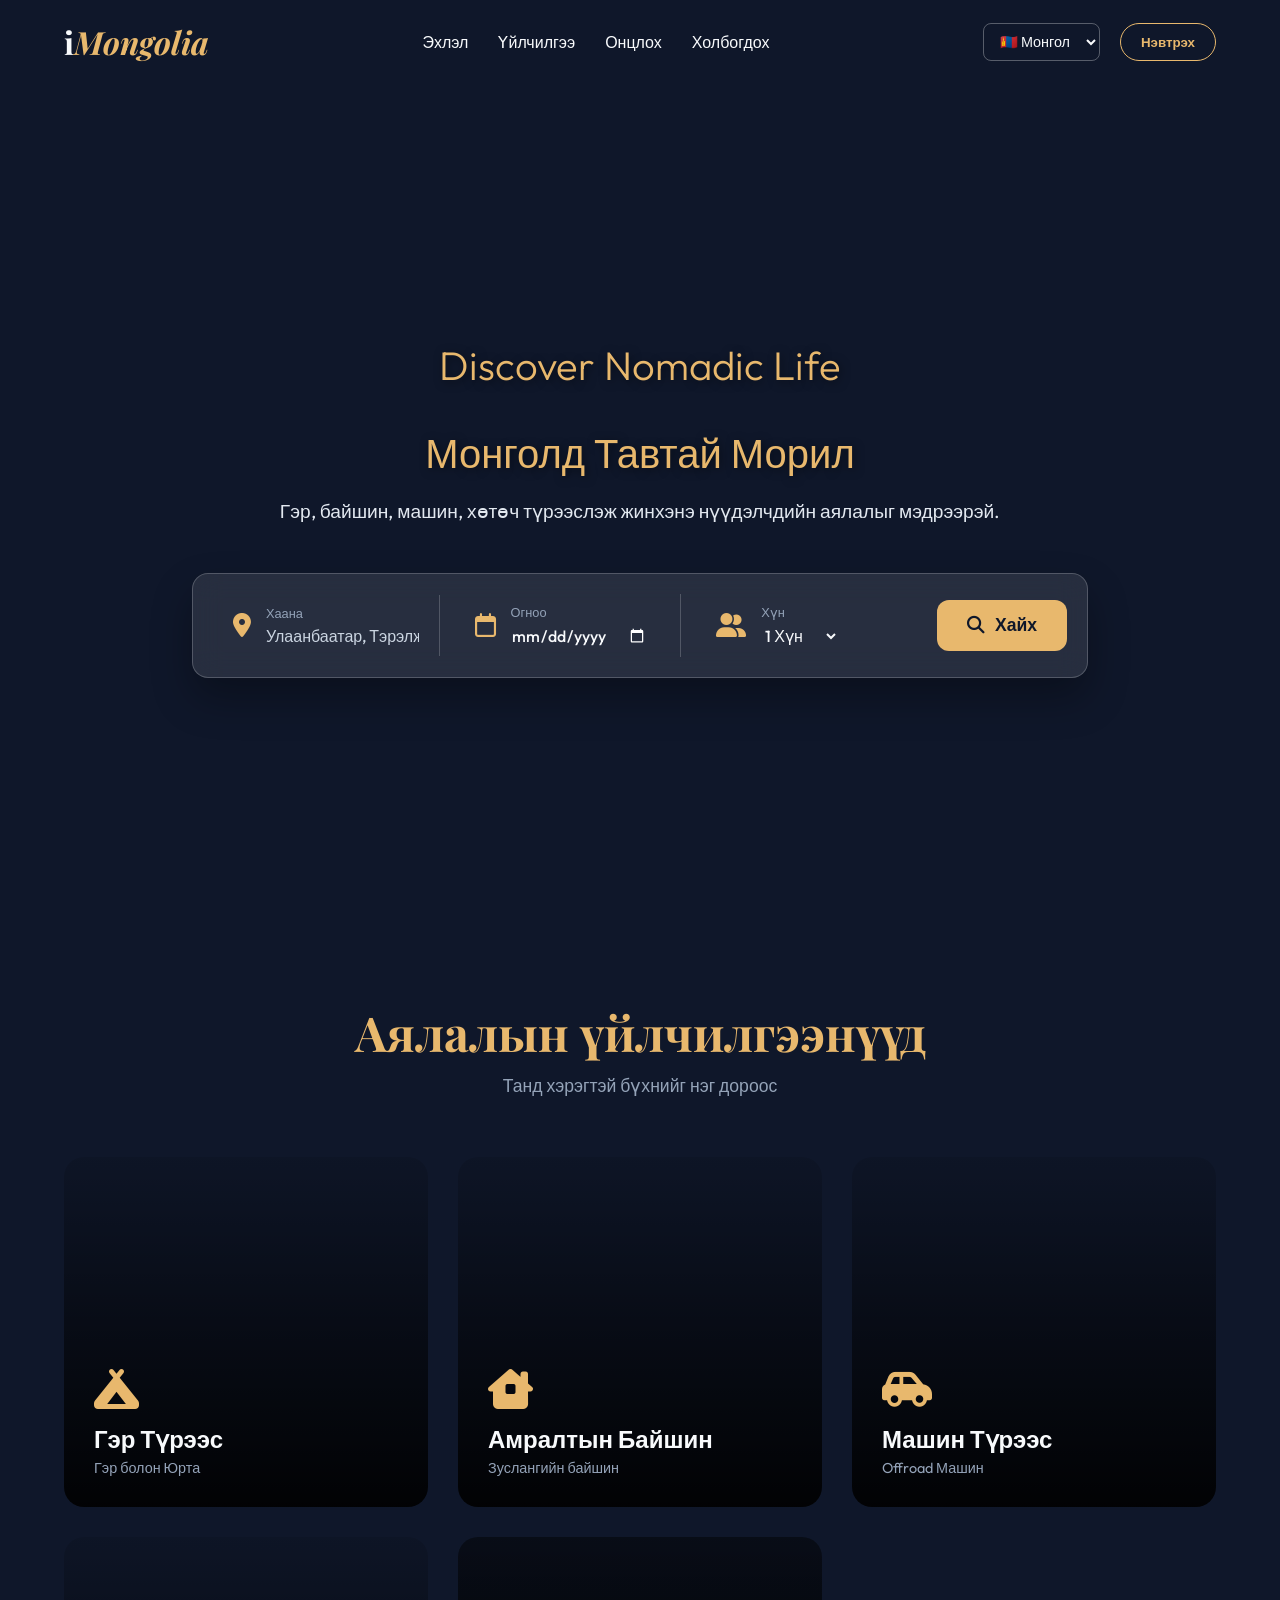
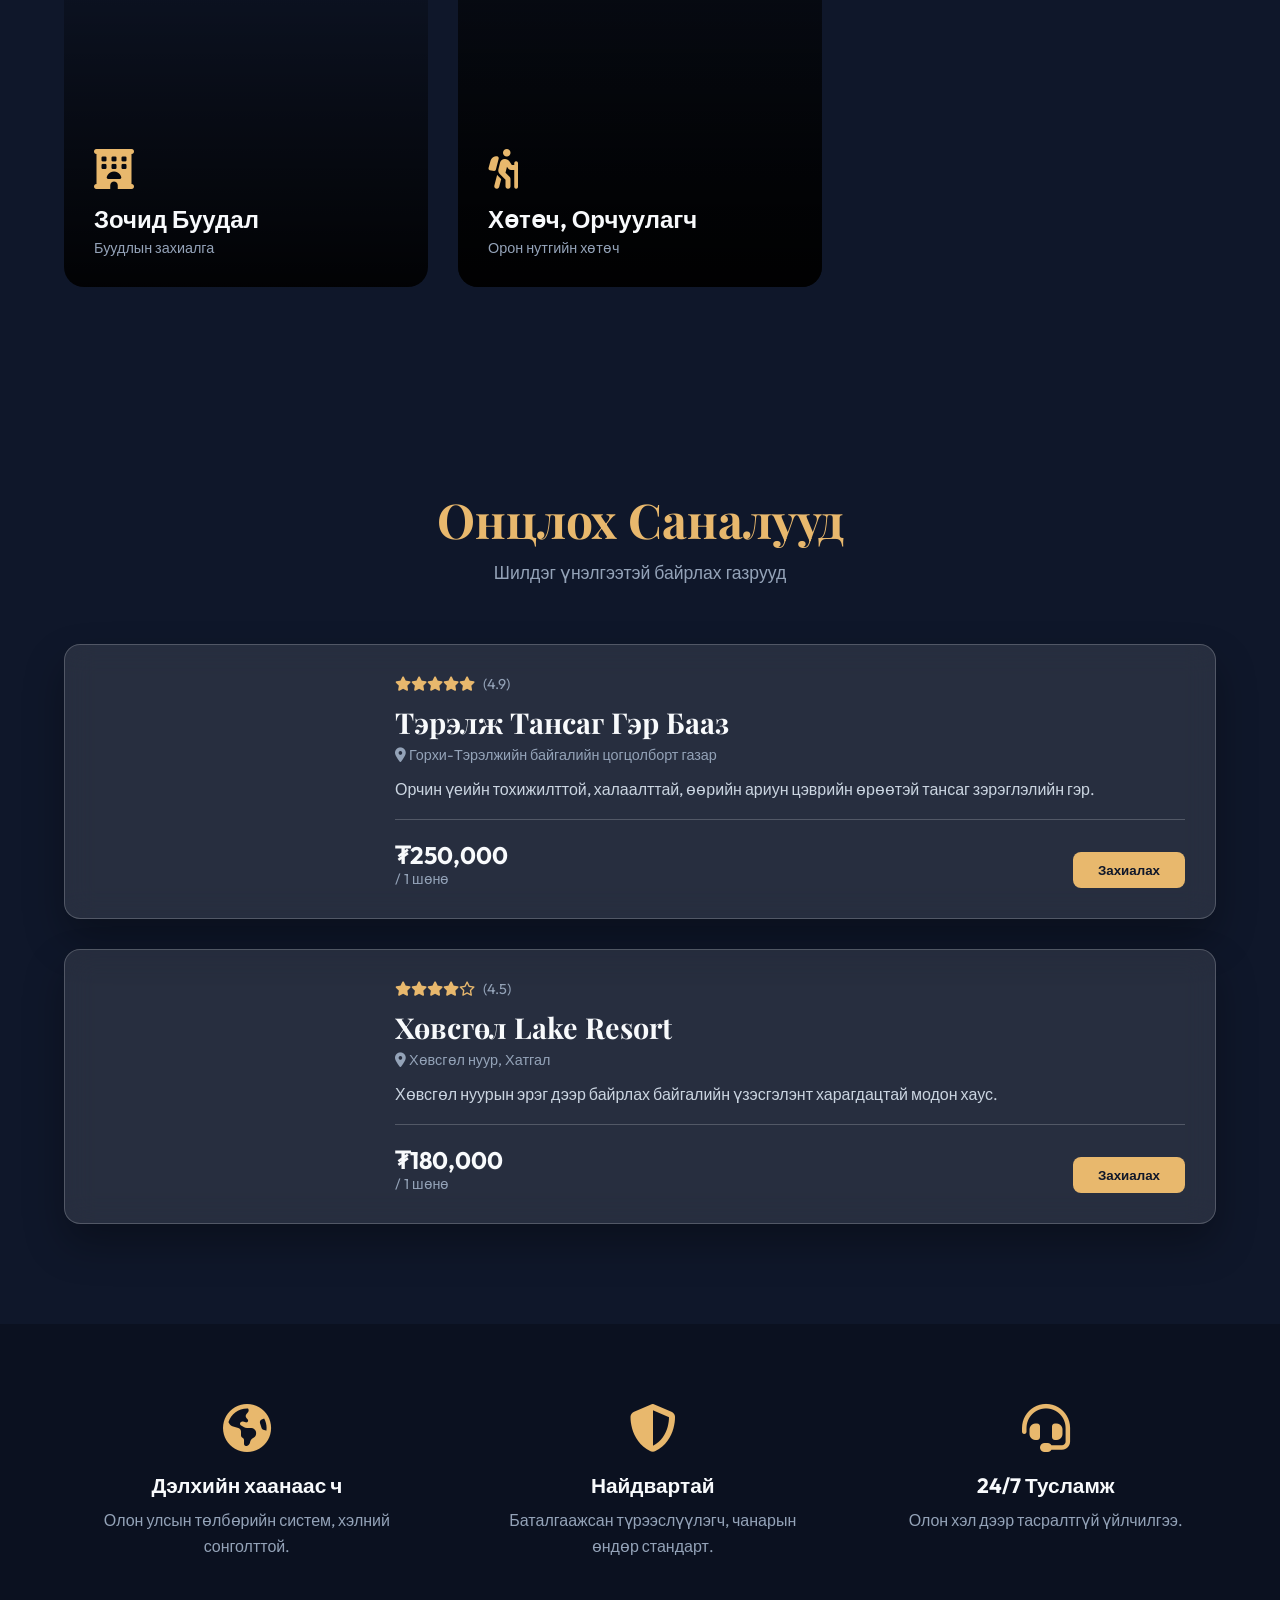
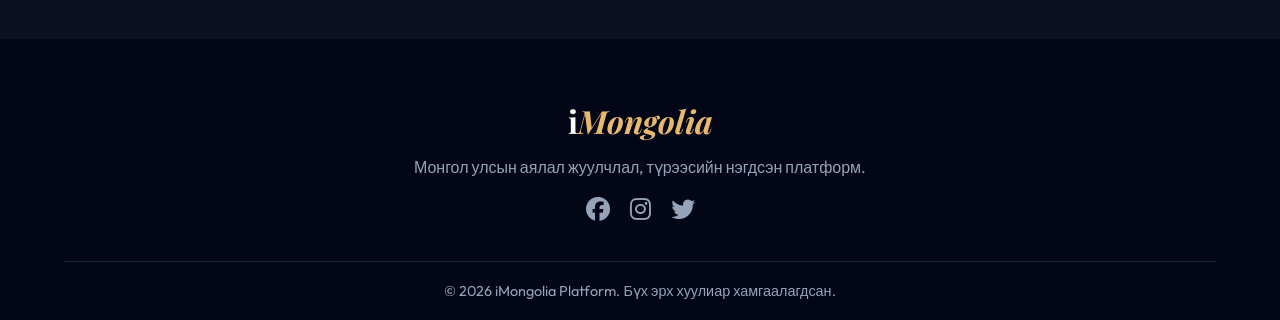
<file: index.html>
<!DOCTYPE html>
<html lang="mn">
<head>
    <meta charset="UTF-8">
    <meta name="viewport" content="width=device-width, initial-scale=1.0">
    <title>iMongolia | Travel & Rentals</title>
    <link rel="stylesheet" href="style.css">
    <link rel="preconnect" href="https://fonts.googleapis.com">
    <link rel="preconnect" href="https://fonts.gstatic.com" crossorigin>
    <link href="https://fonts.googleapis.com/css2?family=Outfit:wght@300;400;500;700&family=Playfair+Display:ital,wght@0,400;0,700;1,400&display=swap" rel="stylesheet">
    <link rel="stylesheet" href="https://cdnjs.cloudflare.com/ajax/libs/font-awesome/6.4.0/css/all.min.css">
</head>
<body>
    <!-- Navbar -->
    <nav class="navbar">
        <div class="logo">i<span>Mongolia</span></div>
        <ul class="nav-links">
            <li><a href="#home" data-i18n="nav_home">Эхлэл</a></li>
            <li><a href="#services" data-i18n="nav_services">Үйлчилгээ</a></li>
            <li><a href="#destinations" data-i18n="nav_featured">Онцлох</a></li>
            <li><a href="#contact" data-i18n="nav_contact">Холбогдох</a></li>
        </ul>
        <div class="nav-actions">
            <select id="lang-selector" class="lang-selector">
                <option value="mn">🇲🇳 Монгол</option>
                <option value="ko">🇰🇷 한국어</option>
                <option value="en">🇬🇧 English</option>
            </select>
            <button class="btn-outline" data-i18n="nav_signin">Нэвтрэх</button>
            <div class="burger">
                <i class="fa-solid fa-bars"></i>
            </div>
        </div>
    </nav>

    <!-- Hero Section -->
    <header id="home" class="hero">
        <div class="hero-overlay"></div>
        <div class="hero-content">
            <h1 class="hero-title"><span data-i18n="hero_title1">Discover Nomadic Life</span><br><span class="hero-title-sub" data-i18n="hero_title2">Монголд Тавтай Морил</span></h1>
            <p class="hero-subtitle" data-i18n="hero_sub">Гэр, байшин, машин, хөтөч түрээслэж жинхэнэ нүүдэлчдийн аялалыг мэдрээрэй.</p>
            
            <!-- Search Widget -->
            <div class="search-widget glass-panel">
                <div class="search-group">
                    <i class="fa-solid fa-location-dot"></i>
                    <div class="search-input">
                        <label data-i18n="search_where">Хаана</label>
                        <input type="text" id="search-location" data-i18n-placeholder="search_where_ph" placeholder="Улаанбаатар, Тэрэлж...">
                    </div>
                </div>
                <div class="search-group">
                    <i class="fa-regular fa-calendar"></i>
                    <div class="search-input">
                        <label data-i18n="search_dates">Огноо</label>
                        <input type="date">
                    </div>
                </div>
                <div class="search-group">
                    <i class="fa-solid fa-user-group"></i>
                    <div class="search-input">
                        <label data-i18n="search_guests">Хүн</label>
                        <select>
                            <option data-i18n="guest_1">1 Хүн</option>
                            <option data-i18n="guest_2">2 Хүн</option>
                            <option data-i18n="guest_3">3-4 Хүн</option>
                            <option data-i18n="guest_5">5+ Хүн</option>
                        </select>
                    </div>
                </div>
                <button class="btn-search"><i class="fa-solid fa-magnifying-glass"></i> <span data-i18n="search_btn">Хайх</span></button>
            </div>
        </div>
    </header>

    <!-- Categories / Services -->
    <section id="services" class="categories-section">
        <div class="section-header">
            <h2 data-i18n="cat_title">Аялалын үйлчилгээнүүд</h2>
            <p data-i18n="cat_sub">Танд хэрэгтэй бүхнийг нэг дороос</p>
        </div>
        <div class="categories-grid">
            <!-- Ger Category -->
            <div class="category-card" onclick="window.location.href='gers.html'" style="background-image: url('file:///C:/Users/313ST000/.gemini/antigravity/brain/5ffccb01-1d8f-4a98-827c-e7742677f162/rental_ger_1779332271763.png');">
                <div class="card-overlay"></div>
                <div class="card-content">
                    <i class="fa-solid fa-campground"></i>
                    <h3 data-i18n="cat_ger_title">Гэр Түрээс</h3>
                    <p data-i18n="cat_ger_sub">Ger & Yurt Rentals</p>
                </div>
            </div>
            
            <!-- Cabin Category -->
            <div class="category-card" onclick="window.location.href='cabins.html'" style="background-image: url('file:///C:/Users/313ST000/.gemini/antigravity/brain/5ffccb01-1d8f-4a98-827c-e7742677f162/rental_cabin_1779332415318.png');">
                <div class="card-overlay"></div>
                <div class="card-content">
                    <i class="fa-solid fa-house-chimney-window"></i>
                    <h3 data-i18n="cat_cabin_title">Амралтын Байшин</h3>
                    <p data-i18n="cat_cabin_sub">Cabin & House Rentals</p>
                </div>
            </div>

            <!-- Car Category -->
            <div class="category-card" onclick="window.location.href='cars.html'" style="background-image: url('file:///C:/Users/313ST000/.gemini/antigravity/brain/5ffccb01-1d8f-4a98-827c-e7742677f162/rental_car_1779332436084.png');">
                <div class="card-overlay"></div>
                <div class="card-content">
                    <i class="fa-solid fa-car-side"></i>
                    <h3 data-i18n="cat_car_title">Машин Түрээс</h3>
                    <p data-i18n="cat_car_sub">Offroad Car Rentals</p>
                </div>
            </div>

            <!-- Hotel Category -->
            <div class="category-card" onclick="window.location.href='hotels.html'" style="background-image: url('file:///C:/Users/313ST000/.gemini/antigravity/brain/5ffccb01-1d8f-4a98-827c-e7742677f162/rental_hotel_1779332468909.png');">
                <div class="card-overlay"></div>
                <div class="card-content">
                    <i class="fa-solid fa-hotel"></i>
                    <h3 data-i18n="cat_hotel_title">Зочид Буудал</h3>
                    <p data-i18n="cat_hotel_sub">Hotel Booking</p>
                </div>
            </div>
            
            <!-- Guide Category -->
            <div class="category-card" onclick="window.location.href='guides.html'" style="background-image: linear-gradient(rgba(0,0,0,0.4), rgba(0,0,0,0.7)), url('https://images.unsplash.com/photo-1549887552-cb1071d3e5ca?ixlib=rb-4.0.3&auto=format&fit=crop&w=800&q=80');">
                <div class="card-overlay"></div>
                <div class="card-content">
                    <i class="fa-solid fa-person-hiking"></i>
                    <h3 data-i18n="cat_guide_title">Хөтөч, Орчуулагч</h3>
                    <p data-i18n="cat_guide_sub">Local Guides</p>
                </div>
            </div>
        </div>
    </section>

    <!-- Featured Listings -->
    <section id="destinations" class="categories-section">
        <div class="section-header">
            <h2 data-i18n="feat_listings_title">Онцлох Саналууд</h2>
            <p data-i18n="feat_listings_sub">Шилдэг үнэлгээтэй байрлах газрууд</p>
        </div>
        <div class="listing-section" style="flex-direction: column; padding: 0;">
            <div class="listings">
                <!-- Listing 1 -->
                <div class="listing-card glass-panel" style="padding:0; border-radius:16px; overflow:hidden;">
                    <div class="listing-img" style="background-image: url('https://images.unsplash.com/photo-1596394516093-501ba68a0ba6?ixlib=rb-4.0.3&auto=format&fit=crop&w=800&q=80');"></div>
                    <div class="listing-info">
                        <div class="rating"><i class="fa-solid fa-star"></i><i class="fa-solid fa-star"></i><i class="fa-solid fa-star"></i><i class="fa-solid fa-star"></i><i class="fa-solid fa-star"></i> <span>(4.9)</span></div>
                        <h3>Тэрэлж Тансаг Гэр Бааз</h3>
                        <div class="location"><i class="fa-solid fa-location-dot"></i> Горхи-Тэрэлжийн байгалийн цогцолборт газар</div>
                        <p class="desc">Орчин үеийн тохижилттой, халаалттай, өөрийн ариун цэврийн өрөөтэй тансаг зэрэглэлийн гэр.</p>
                        <div class="price-action">
                            <div class="price">
                                <div class="amount">₮250,000</div>
                                <div class="per-night">/ 1 шөнө</div>
                            </div>
                            <button class="btn-primary btn-book">Захиалах</button>
                        </div>
                    </div>
                </div>

                <!-- Listing 2 -->
                <div class="listing-card glass-panel" style="padding:0; border-radius:16px; overflow:hidden;">
                    <div class="listing-img" style="background-image: url('https://images.unsplash.com/photo-1542718610-a1d656d1884c?ixlib=rb-4.0.3&auto=format&fit=crop&w=800&q=80');"></div>
                    <div class="listing-info">
                        <div class="rating"><i class="fa-solid fa-star"></i><i class="fa-solid fa-star"></i><i class="fa-solid fa-star"></i><i class="fa-solid fa-star"></i><i class="fa-regular fa-star"></i> <span>(4.5)</span></div>
                        <h3>Хөвсгөл Lake Resort</h3>
                        <div class="location"><i class="fa-solid fa-location-dot"></i> Хөвсгөл нуур, Хатгал</div>
                        <p class="desc">Хөвсгөл нуурын эрэг дээр байрлах байгалийн үзэсгэлэнт харагдацтай модон хаус.</p>
                        <div class="price-action">
                            <div class="price">
                                <div class="amount">₮180,000</div>
                                <div class="per-night">/ 1 шөнө</div>
                            </div>
                            <button class="btn-primary btn-book">Захиалах</button>
                        </div>
                    </div>
                </div>
            </div>
        </div>
    </section>

    <!-- Why Choose Us -->
    <section class="features">
        <div class="feature-box">
            <i class="fa-solid fa-earth-americas"></i>
            <h4 data-i18n="feat1_title">Дэлхийн хаанаас ч</h4>
            <p data-i18n="feat1_sub">Олон улсын төлбөрийн систем, хэлний сонголттой.</p>
        </div>
        <div class="feature-box">
            <i class="fa-solid fa-shield-halved"></i>
            <h4 data-i18n="feat2_title">Найдвартай</h4>
            <p data-i18n="feat2_sub">Баталгаажсан түрээслүүлэгч, чанарын өндөр стандарт.</p>
        </div>
        <div class="feature-box">
            <i class="fa-solid fa-headset"></i>
            <h4 data-i18n="feat3_title">24/7 Тусламж</h4>
            <p data-i18n="feat3_sub">Монгол болон Англи хэл дээр тасралтгүй үйлчилгээ.</p>
        </div>
    </section>

    <!-- Footer -->
    <footer id="contact">
        <div class="footer-content">
            <div class="logo">i<span>Mongolia</span></div>
            <p data-i18n="footer_desc">Монгол улсын аялал жуулчлал, түрээсийн нэгдсэн платформ.</p>
            <div class="socials">
                <i class="fa-brands fa-facebook"></i>
                <i class="fa-brands fa-instagram"></i>
                <i class="fa-brands fa-twitter"></i>
            </div>
        </div>
        <div class="copyright">
            <p data-i18n="footer_copy">&copy; 2026 iMongolia Platform. All Rights Reserved.</p>
        </div>
    </footer>

    <!-- Booking Modal -->
    <div class="booking-modal" id="bookingModal">
        <div class="modal-content glass-panel">
            <span class="close-modal"><i class="fa-solid fa-xmark"></i></span>
            <h2>Захиалга өгөх</h2>
            <form id="bookingForm">
                <div class="form-group">
                    <label>Овог нэр</label>
                    <input type="text" required placeholder="Таны нэр">
                </div>
                <div class="form-group">
                    <label>Утасны дугаар</label>
                    <input type="tel" required placeholder="9911XXXX">
                </div>
                <div class="form-row">
                    <div class="form-group">
                        <label>Орох өдөр</label>
                        <input type="date" required>
                    </div>
                    <div class="form-group">
                        <label>Гарах өдөр</label>
                        <input type="date" required>
                    </div>
                </div>
                <div class="form-group">
                    <label>Зочдын тоо</label>
                    <input type="number" min="1" value="1" required>
                </div>
                <button type="submit" class="btn-primary" style="width:100%; margin-top:10px;">Баталгаажуулах</button>
            </form>
        </div>
    </div>

    <!-- Login Modal -->
    <div class="booking-modal" id="loginModal">
        <div class="modal-content glass-panel">
            <span class="close-modal close-login"><i class="fa-solid fa-xmark"></i></span>
            <h2>Нэвтрэх</h2>
            <form id="loginForm">
                <div class="form-group">
                    <label>Цахим шуудан (Имэйл)</label>
                    <input type="email" required placeholder="example@mail.com">
                </div>
                <div class="form-group">
                    <label>Нууц үг</label>
                    <input type="password" required placeholder="••••••••">
                </div>
                <button type="submit" class="btn-primary" style="width:100%; margin-top:10px;">Нэвтрэх</button>
            </form>
        </div>
    </div>

    <script src="script.js"></script>
</body>
</html>
</file>
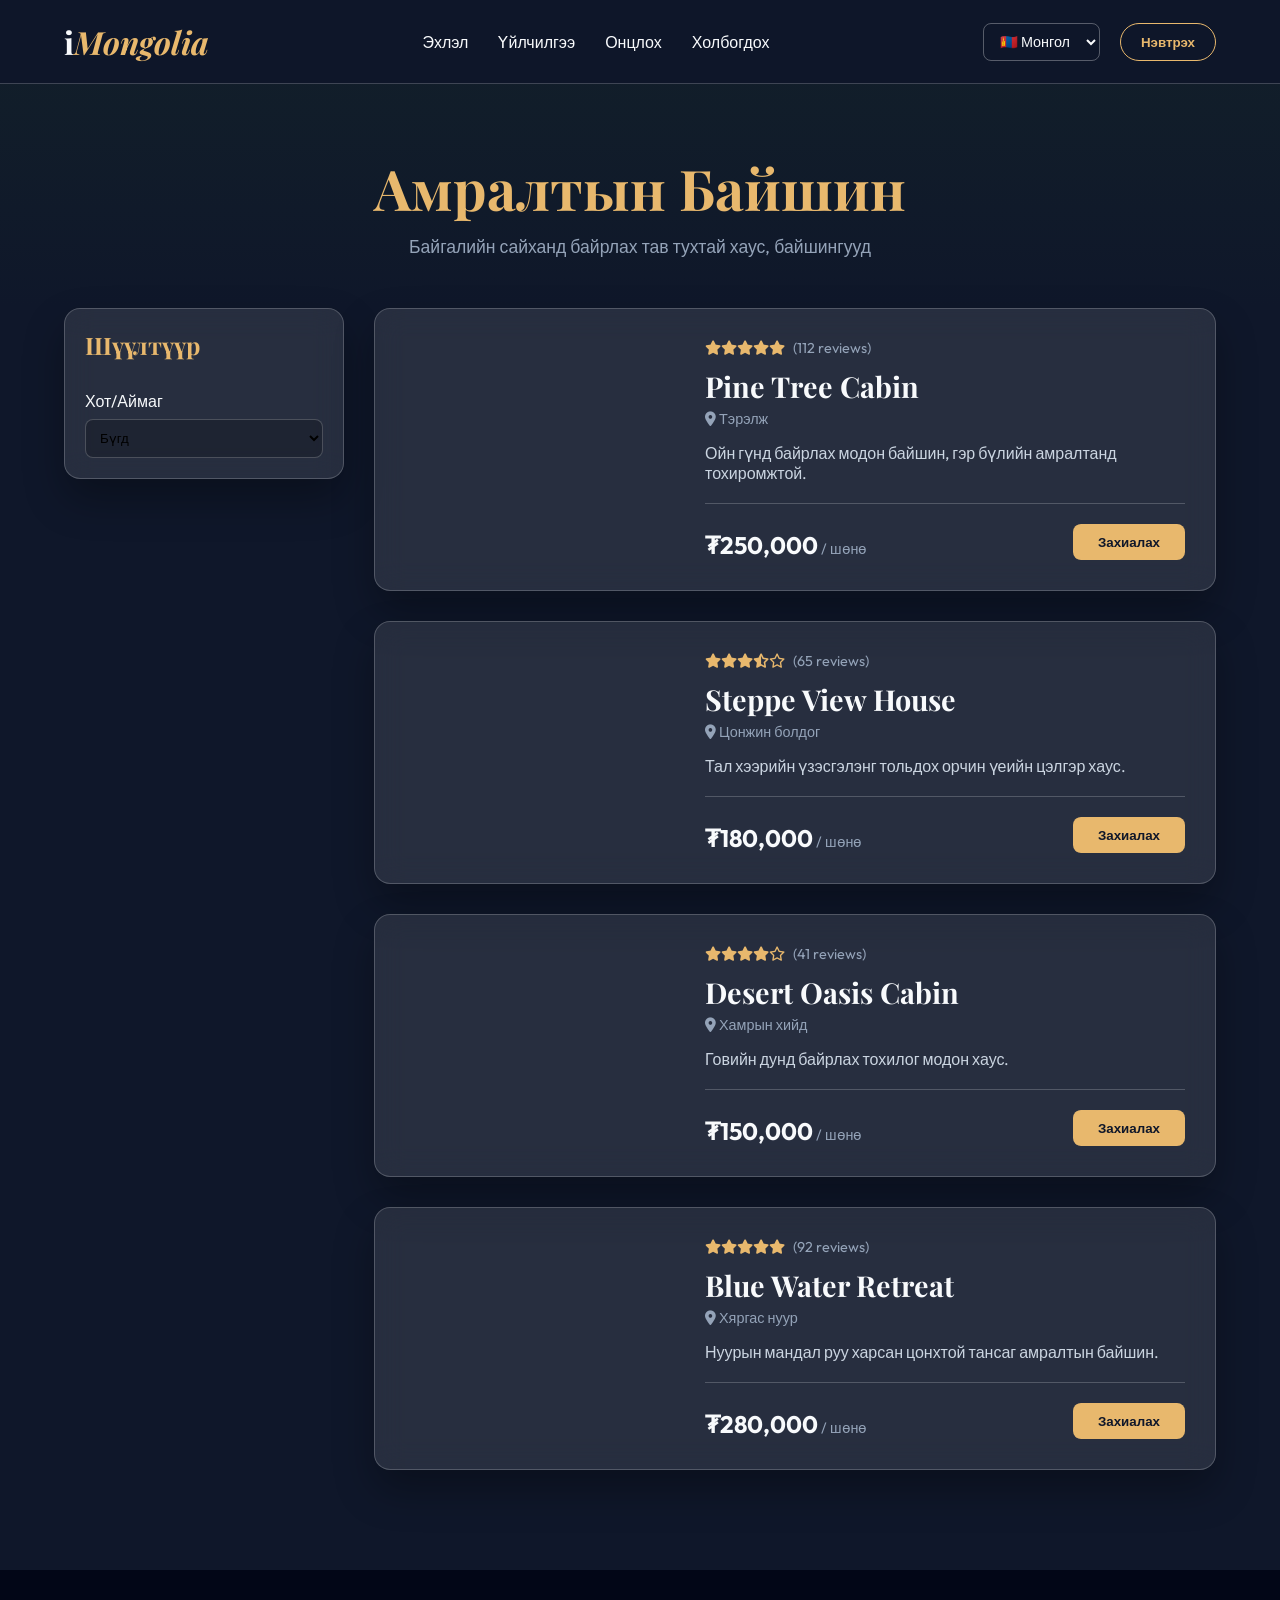
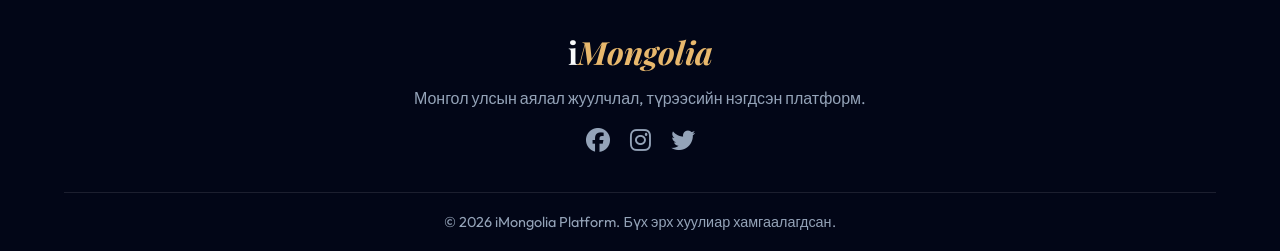
<file: cabins.html>
<!DOCTYPE html>
<html lang="mn">
<head>
    <meta charset="UTF-8">
    <meta name="viewport" content="width=device-width, initial-scale=1.0">
    <title>Cabins | iMongolia</title>
    <link rel="stylesheet" href="style.css">
    <link rel="preconnect" href="https://fonts.googleapis.com">
    <link rel="preconnect" href="https://fonts.gstatic.com" crossorigin>
    <link href="https://fonts.googleapis.com/css2?family=Outfit:wght@300;400;500;700&family=Playfair+Display:ital,wght@0,400;0,700;1,400&display=swap" rel="stylesheet">
    <link rel="stylesheet" href="https://cdnjs.cloudflare.com/ajax/libs/font-awesome/6.4.0/css/all.min.css">
</head>
<body class="inner-page">
    <!-- Navbar -->
    <nav class="navbar scrolled">
        <div class="logo" style="cursor:pointer;" onclick="window.location.href='index.html'">i<span>Mongolia</span></div>
        <ul class="nav-links">
            <li><a href="index.html" data-i18n="nav_home">Эхлэл</a></li>
            <li><a href="index.html#services" data-i18n="nav_services">Үйлчилгээ</a></li>
            <li><a href="index.html#destinations" data-i18n="nav_featured">Онцлох</a></li>
            <li><a href="index.html#contact" data-i18n="nav_contact">Холбогдох</a></li>
        </ul>
        <div class="nav-actions">
            <select id="lang-selector" class="lang-selector">
                <option value="mn">🇲🇳 Монгол</option>
                <option value="ko">🇰🇷 한국어</option>
                <option value="en">🇬🇧 English</option>
            </select>
            <button class="btn-outline" data-i18n="nav_signin">Нэвтрэх</button>
            <div class="burger">
                <i class="fa-solid fa-bars"></i>
            </div>
        </div>
    </nav>

    <!-- Page Header -->
    <header class="page-header">
        <h1 data-i18n="cabin_page_title">Амралтын Байшин</h1>
        <p data-i18n="cabin_page_sub">Байгалийн сайханд байрлах тав тухтай хаус, байшингууд</p>
    </header>

    <!-- Listing Section -->
    <section class="listing-section" data-category="cabins">
        <div class="filters glass-panel">
            <h3 data-i18n="filter_title">Шүүлтүүр</h3>
            <div class="filter-group">
                <label data-i18n="filter_city">Хот/Аймаг</label>
                <select id="location-filter">
                    <option value="all" data-i18n="filter_all">Бүгд</option>
                    <option value="terelj" data-i18n="loc_terelj">Тэрэлж</option>
                    <option value="tsonjin" data-i18n="loc_tsonjin">Цонжин болдог</option>
                    <option value="khamar" data-i18n="loc_khamar">Хамрын хийд</option>
                    <option value="khyargas" data-i18n="loc_khyargas">Хяргас нуур</option>
                </select>
            </div>
        </div>

        <div class="listings" id="dynamic-listings">
            <!-- Rendered by JS -->
        </div>
    </section>

    <!-- Footer -->
    <footer id="contact">
        <div class="footer-content">
            <div class="logo">i<span>Mongolia</span></div>
            <p data-i18n="footer_desc">Монгол улсын аялал жуулчлал, түрээсийн нэгдсэн платформ.</p>
            <div class="socials">
                <i class="fa-brands fa-facebook"></i>
                <i class="fa-brands fa-instagram"></i>
                <i class="fa-brands fa-twitter"></i>
            </div>
        </div>
        <div class="copyright">
            <p data-i18n="footer_copy">&copy; 2026 iMongolia Platform. All Rights Reserved.</p>
        </div>
    </footer>

    <!-- Booking Modal -->
    <div class="booking-modal" id="bookingModal">
        <div class="modal-content glass-panel">
            <span class="close-modal"><i class="fa-solid fa-xmark"></i></span>
            <h2>Захиалга өгөх</h2>
            <form id="bookingForm">
                <div class="form-group">
                    <label>Овог нэр</label>
                    <input type="text" required placeholder="Таны нэр">
                </div>
                <div class="form-group">
                    <label>Утасны дугаар</label>
                    <input type="tel" required placeholder="9911XXXX">
                </div>
                <div class="form-row">
                    <div class="form-group">
                        <label>Орох өдөр</label>
                        <input type="date" required>
                    </div>
                    <div class="form-group">
                        <label>Гарах өдөр</label>
                        <input type="date" required>
                    </div>
                </div>
                <div class="form-group">
                    <label>Зочдын тоо</label>
                    <input type="number" min="1" value="1" required>
                </div>
                <button type="submit" class="btn-primary" style="width:100%; margin-top:10px;">Баталгаажуулах</button>
            </form>
        </div>
    </div>

    <!-- Login Modal -->
    <div class="booking-modal" id="loginModal">
        <div class="modal-content glass-panel">
            <span class="close-modal close-login"><i class="fa-solid fa-xmark"></i></span>
            <h2>Нэвтрэх</h2>
            <form id="loginForm">
                <div class="form-group">
                    <label>Цахим шуудан (Имэйл)</label>
                    <input type="email" required placeholder="example@mail.com">
                </div>
                <div class="form-group">
                    <label>Нууц үг</label>
                    <input type="password" required placeholder="••••••••">
                </div>
                <button type="submit" class="btn-primary" style="width:100%; margin-top:10px;">Нэвтрэх</button>
            </form>
        </div>
    </div>

    <script src="script.js"></script>
</body>
</html>
</file>
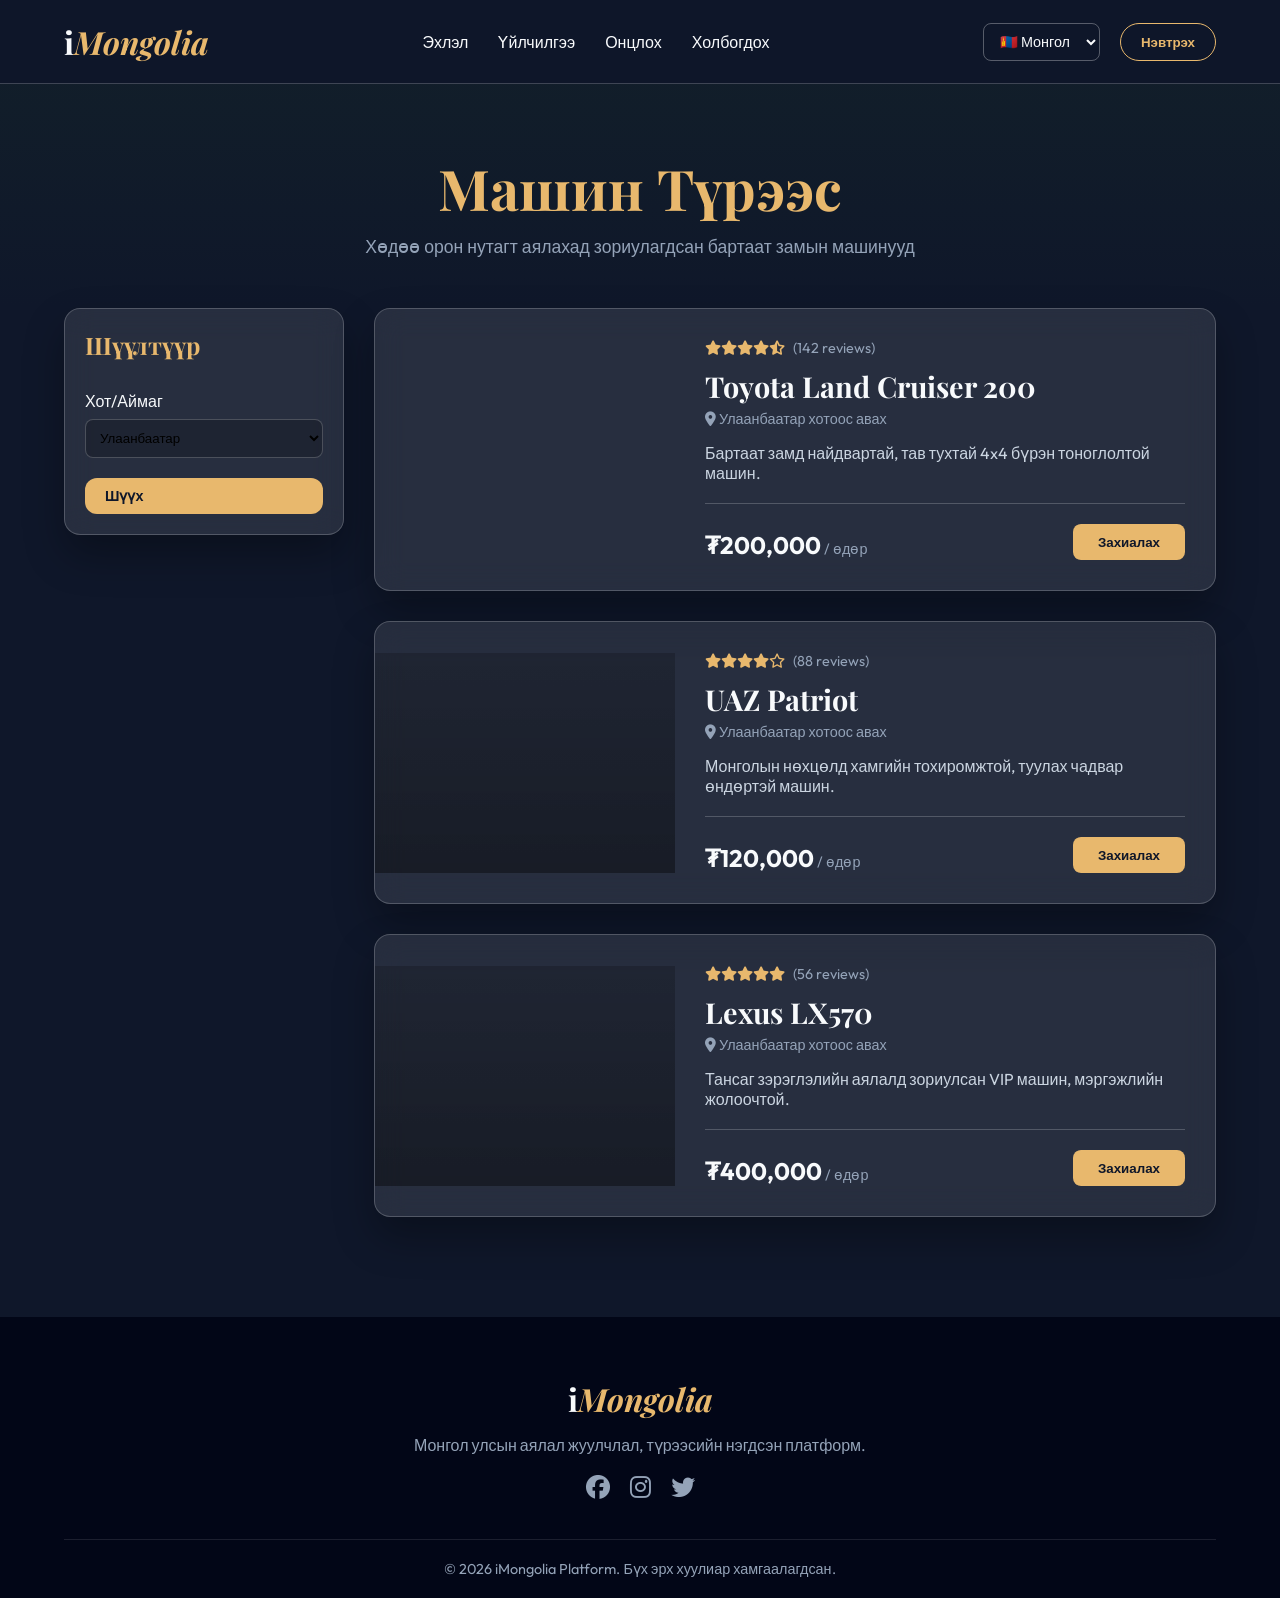
<file: cars.html>
<!DOCTYPE html>
<html lang="mn">
<head>
    <meta charset="UTF-8">
    <meta name="viewport" content="width=device-width, initial-scale=1.0">
    <title>Cars | iMongolia</title>
    <link rel="stylesheet" href="style.css">
    <link rel="preconnect" href="https://fonts.googleapis.com">
    <link rel="preconnect" href="https://fonts.gstatic.com" crossorigin>
    <link href="https://fonts.googleapis.com/css2?family=Outfit:wght@300;400;500;700&family=Playfair+Display:ital,wght@0,400;0,700;1,400&display=swap" rel="stylesheet">
    <link rel="stylesheet" href="https://cdnjs.cloudflare.com/ajax/libs/font-awesome/6.4.0/css/all.min.css">
</head>
<body class="inner-page">
    <!-- Navbar -->
    <nav class="navbar scrolled">
        <div class="logo" style="cursor:pointer;" onclick="window.location.href='index.html'">i<span>Mongolia</span></div>
        <ul class="nav-links">
            <li><a href="index.html" data-i18n="nav_home">Эхлэл</a></li>
            <li><a href="index.html#services" data-i18n="nav_services">Үйлчилгээ</a></li>
            <li><a href="index.html#destinations" data-i18n="nav_featured">Онцлох</a></li>
            <li><a href="index.html#contact" data-i18n="nav_contact">Холбогдох</a></li>
        </ul>
        <div class="nav-actions">
            <select id="lang-selector" class="lang-selector">
                <option value="mn">🇲🇳 Монгол</option>
                <option value="ko">🇰🇷 한국어</option>
                <option value="en">🇬🇧 English</option>
            </select>
            <button class="btn-outline" data-i18n="nav_signin">Нэвтрэх</button>
            <div class="burger">
                <i class="fa-solid fa-bars"></i>
            </div>
        </div>
    </nav>

    <!-- Page Header -->
    <header class="page-header">
        <h1 data-i18n="car_page_title">Машин Түрээс</h1>
        <p data-i18n="car_page_sub">Хөдөө орон нутагт аялахад зориулагдсан бартаат замын машинууд</p>
    </header>

    <!-- Listing Section -->
    <section class="listing-section">
        <div class="filters glass-panel">
            <h3 data-i18n="filter_title">Шүүлтүүр</h3>
            <div class="filter-group">
                <label data-i18n="filter_city">Хот/Аймаг</label>
                <select>
                    <option data-i18n="city_ub">Улаанбаатар</option>
                    <option data-i18n="city_darkhan">Дархан</option>
                </select>
            </div>
            <button class="btn-search" style="padding: 10px 20px; font-size: 0.9rem;" data-i18n="filter_btn">Шүүх</button>
        </div>

        <div class="listings">
            <!-- Listing 1 -->
            <div class="listing-card glass-panel">
                <div class="listing-img" style="background-image: url('file:///C:/Users/313ST000/.gemini/antigravity/brain/5ffccb01-1d8f-4a98-827c-e7742677f162/rental_car_1779332436084.png');"></div>
                <div class="listing-info">
                    <div class="rating">
                        <i class="fa-solid fa-star"></i><i class="fa-solid fa-star"></i><i class="fa-solid fa-star"></i><i class="fa-solid fa-star"></i><i class="fa-solid fa-star-half-stroke"></i>
                        <span>(142 reviews)</span>
                    </div>
                    <h3 data-i18n="car_1_name">Toyota Land Cruiser 200</h3>
                    <p class="location"><i class="fa-solid fa-location-dot"></i> <span data-i18n="car_1_loc">Улаанбаатар хотоос авах</span></p>
                    <p class="desc" data-i18n="car_1_desc">Бартаат замд найдвартай, тав тухтай 4x4 бүрэн тоноглолтой машин.</p>
                    <div class="price-action">
                        <div class="price"><span class="amount" data-price="200000">₮200,000</span> <span class="per-night" data-i18n="per_day">/ өдөр</span></div>
                        <button class="btn-primary" data-i18n="book_now">Захиалах</button>
                    </div>
                </div>
            </div>

            <!-- Listing 2 -->
            <div class="listing-card glass-panel">
                <div class="listing-img" style="background-image: linear-gradient(rgba(0,0,0,0.2), rgba(0,0,0,0.4)), url('https://images.unsplash.com/photo-1533473359331-0135ef1b58bf?ixlib=rb-4.0.3&auto=format&fit=crop&w=800&q=80');"></div>
                <div class="listing-info">
                    <div class="rating">
                        <i class="fa-solid fa-star"></i><i class="fa-solid fa-star"></i><i class="fa-solid fa-star"></i><i class="fa-solid fa-star"></i><i class="fa-regular fa-star"></i>
                        <span>(88 reviews)</span>
                    </div>
                    <h3 data-i18n="car_2_name">UAZ Patriot</h3>
                    <p class="location"><i class="fa-solid fa-location-dot"></i> <span data-i18n="car_2_loc">Улаанбаатар хотоос авах</span></p>
                    <p class="desc" data-i18n="car_2_desc">Монголын нөхцөлд хамгийн тохиромжтой, туулах чадвар өндөртэй машин.</p>
                    <div class="price-action">
                        <div class="price"><span class="amount" data-price="120000">₮120,000</span> <span class="per-night" data-i18n="per_day">/ өдөр</span></div>
                        <button class="btn-primary" data-i18n="book_now">Захиалах</button>
                    </div>
                </div>
            </div>
            
            <!-- Listing 3 -->
            <div class="listing-card glass-panel">
                <div class="listing-img" style="background-image: linear-gradient(rgba(0,0,0,0.2), rgba(0,0,0,0.4)), url('https://images.unsplash.com/photo-1502877338535-34cb0aa4285c?ixlib=rb-4.0.3&auto=format&fit=crop&w=800&q=80');"></div>
                <div class="listing-info">
                    <div class="rating">
                        <i class="fa-solid fa-star"></i><i class="fa-solid fa-star"></i><i class="fa-solid fa-star"></i><i class="fa-solid fa-star"></i><i class="fa-solid fa-star"></i>
                        <span>(56 reviews)</span>
                    </div>
                    <h3 data-i18n="car_3_name">Lexus LX570</h3>
                    <p class="location"><i class="fa-solid fa-location-dot"></i> <span data-i18n="car_3_loc">Улаанбаатар хотоос авах</span></p>
                    <p class="desc" data-i18n="car_3_desc">Тансаг зэрэглэлийн аялалд зориулсан VIP машин, мэргэжлийн жолоочтой.</p>
                    <div class="price-action">
                        <div class="price"><span class="amount" data-price="400000">₮400,000</span> <span class="per-night" data-i18n="per_day">/ өдөр</span></div>
                        <button class="btn-primary" data-i18n="book_now">Захиалах</button>
                    </div>
                </div>
            </div>

        </div>
    </section>

    <!-- Footer -->
    <footer id="contact">
        <div class="footer-content">
            <div class="logo">i<span>Mongolia</span></div>
            <p data-i18n="footer_desc">Монгол улсын аялал жуулчлал, түрээсийн нэгдсэн платформ.</p>
            <div class="socials">
                <i class="fa-brands fa-facebook"></i>
                <i class="fa-brands fa-instagram"></i>
                <i class="fa-brands fa-twitter"></i>
            </div>
        </div>
        <div class="copyright">
            <p data-i18n="footer_copy">&copy; 2026 iMongolia Platform. All Rights Reserved.</p>
        </div>
    </footer>

    <!-- Booking Modal -->
    <div class="booking-modal" id="bookingModal">
        <div class="modal-content glass-panel">
            <span class="close-modal"><i class="fa-solid fa-xmark"></i></span>
            <h2>Захиалга өгөх</h2>
            <form id="bookingForm">
                <div class="form-group">
                    <label>Овог нэр</label>
                    <input type="text" required placeholder="Таны нэр">
                </div>
                <div class="form-group">
                    <label>Утасны дугаар</label>
                    <input type="tel" required placeholder="9911XXXX">
                </div>
                <div class="form-row">
                    <div class="form-group">
                        <label>Орох өдөр</label>
                        <input type="date" required>
                    </div>
                    <div class="form-group">
                        <label>Гарах өдөр</label>
                        <input type="date" required>
                    </div>
                </div>
                <div class="form-group">
                    <label>Зочдын тоо</label>
                    <input type="number" min="1" value="1" required>
                </div>
                <button type="submit" class="btn-primary" style="width:100%; margin-top:10px;">Баталгаажуулах</button>
            </form>
        </div>
    </div>

    <!-- Login Modal -->
    <div class="booking-modal" id="loginModal">
        <div class="modal-content glass-panel">
            <span class="close-modal close-login"><i class="fa-solid fa-xmark"></i></span>
            <h2>Нэвтрэх</h2>
            <form id="loginForm">
                <div class="form-group">
                    <label>Цахим шуудан (Имэйл)</label>
                    <input type="email" required placeholder="example@mail.com">
                </div>
                <div class="form-group">
                    <label>Нууц үг</label>
                    <input type="password" required placeholder="••••••••">
                </div>
                <button type="submit" class="btn-primary" style="width:100%; margin-top:10px;">Нэвтрэх</button>
            </form>
        </div>
    </div>

    <script src="script.js"></script>
</body>
</html>
</file>
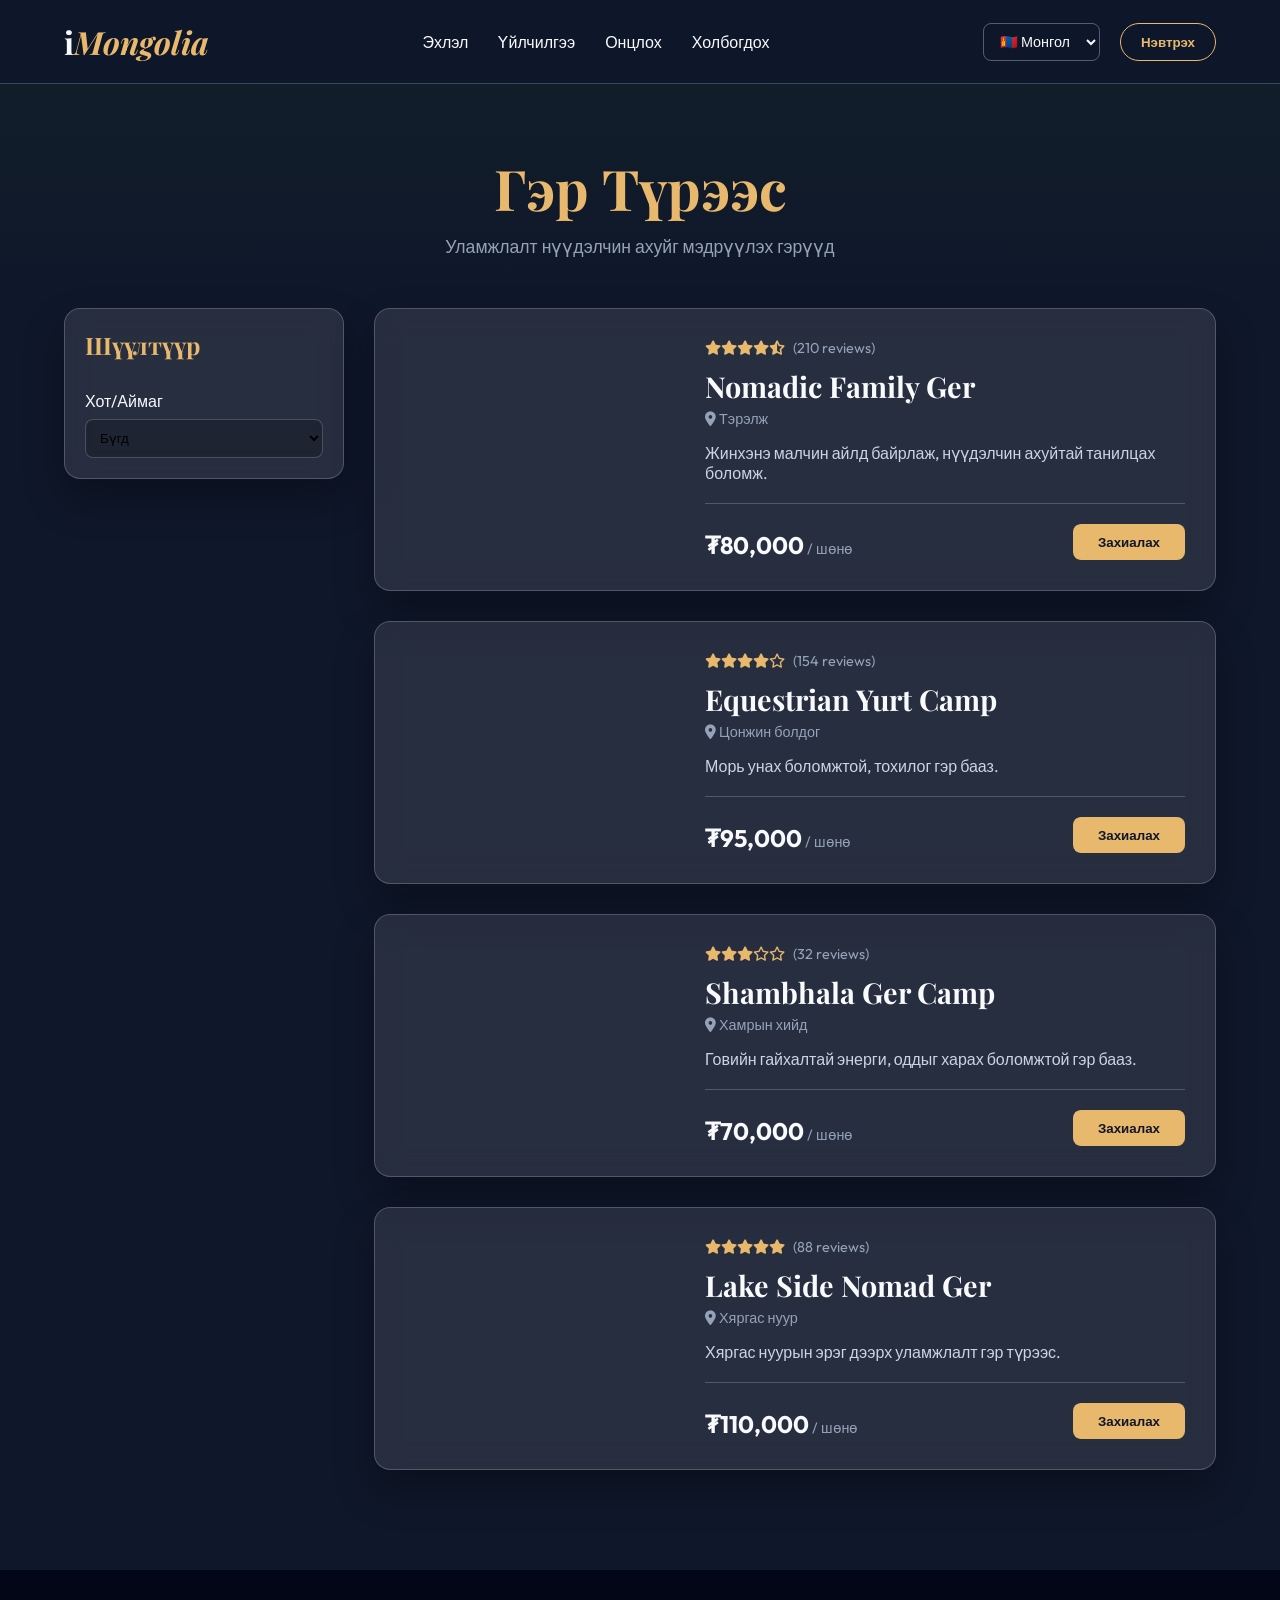
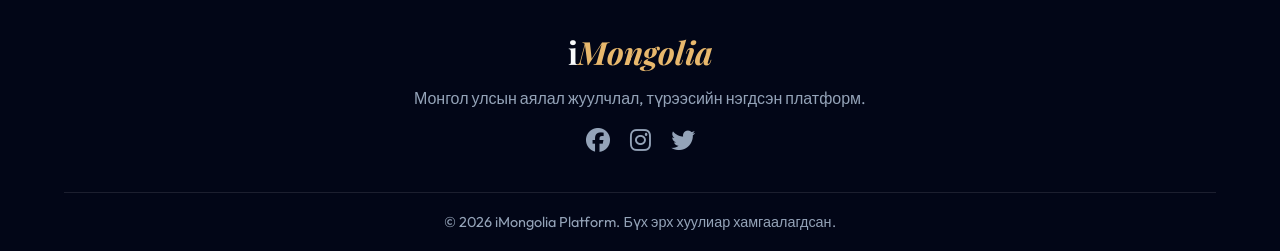
<file: gers.html>
<!DOCTYPE html>
<html lang="mn">
<head>
    <meta charset="UTF-8">
    <meta name="viewport" content="width=device-width, initial-scale=1.0">
    <title>Gers | iMongolia</title>
    <link rel="stylesheet" href="style.css">
    <link rel="preconnect" href="https://fonts.googleapis.com">
    <link rel="preconnect" href="https://fonts.gstatic.com" crossorigin>
    <link href="https://fonts.googleapis.com/css2?family=Outfit:wght@300;400;500;700&family=Playfair+Display:ital,wght@0,400;0,700;1,400&display=swap" rel="stylesheet">
    <link rel="stylesheet" href="https://cdnjs.cloudflare.com/ajax/libs/font-awesome/6.4.0/css/all.min.css">
</head>
<body class="inner-page">
    <!-- Navbar -->
    <nav class="navbar scrolled">
        <div class="logo" style="cursor:pointer;" onclick="window.location.href='index.html'">i<span>Mongolia</span></div>
        <ul class="nav-links">
            <li><a href="index.html" data-i18n="nav_home">Эхлэл</a></li>
            <li><a href="index.html#services" data-i18n="nav_services">Үйлчилгээ</a></li>
            <li><a href="index.html#destinations" data-i18n="nav_featured">Онцлох</a></li>
            <li><a href="index.html#contact" data-i18n="nav_contact">Холбогдох</a></li>
        </ul>
        <div class="nav-actions">
            <select id="lang-selector" class="lang-selector">
                <option value="mn">🇲🇳 Монгол</option>
                <option value="ko">🇰🇷 한국어</option>
                <option value="en">🇬🇧 English</option>
            </select>
            <button class="btn-outline" data-i18n="nav_signin">Нэвтрэх</button>
            <div class="burger">
                <i class="fa-solid fa-bars"></i>
            </div>
        </div>
    </nav>

    <!-- Page Header -->
    <header class="page-header">
        <h1 data-i18n="ger_page_title">Гэр Түрээс</h1>
        <p data-i18n="ger_page_sub">Уламжлалт нүүдэлчин ахуйг мэдрүүлэх гэрүүд</p>
    </header>

    <!-- Listing Section -->
    <section class="listing-section" data-category="gers">
        <div class="filters glass-panel">
            <h3 data-i18n="filter_title">Шүүлтүүр</h3>
            <div class="filter-group">
                <label data-i18n="filter_city">Хот/Аймаг</label>
                <select id="location-filter">
                    <option value="all" data-i18n="filter_all">Бүгд</option>
                    <option value="terelj" data-i18n="loc_terelj">Тэрэлж</option>
                    <option value="tsonjin" data-i18n="loc_tsonjin">Цонжин болдог</option>
                    <option value="khamar" data-i18n="loc_khamar">Хамрын хийд</option>
                    <option value="khyargas" data-i18n="loc_khyargas">Хяргас нуур</option>
                </select>
            </div>
        </div>

        <div class="listings" id="dynamic-listings">
            <!-- Rendered by JS -->
        </div>
    </section>

    <!-- Footer -->
    <footer id="contact">
        <div class="footer-content">
            <div class="logo">i<span>Mongolia</span></div>
            <p data-i18n="footer_desc">Монгол улсын аялал жуулчлал, түрээсийн нэгдсэн платформ.</p>
            <div class="socials">
                <i class="fa-brands fa-facebook"></i>
                <i class="fa-brands fa-instagram"></i>
                <i class="fa-brands fa-twitter"></i>
            </div>
        </div>
        <div class="copyright">
            <p data-i18n="footer_copy">&copy; 2026 iMongolia Platform. All Rights Reserved.</p>
        </div>
    </footer>

    <!-- Booking Modal -->
    <div class="booking-modal" id="bookingModal">
        <div class="modal-content glass-panel">
            <span class="close-modal"><i class="fa-solid fa-xmark"></i></span>
            <h2>Захиалга өгөх</h2>
            <form id="bookingForm">
                <div class="form-group">
                    <label>Овог нэр</label>
                    <input type="text" required placeholder="Таны нэр">
                </div>
                <div class="form-group">
                    <label>Утасны дугаар</label>
                    <input type="tel" required placeholder="9911XXXX">
                </div>
                <div class="form-row">
                    <div class="form-group">
                        <label>Орох өдөр</label>
                        <input type="date" required>
                    </div>
                    <div class="form-group">
                        <label>Гарах өдөр</label>
                        <input type="date" required>
                    </div>
                </div>
                <div class="form-group">
                    <label>Зочдын тоо</label>
                    <input type="number" min="1" value="1" required>
                </div>
                <button type="submit" class="btn-primary" style="width:100%; margin-top:10px;">Баталгаажуулах</button>
            </form>
        </div>
    </div>

    <!-- Login Modal -->
    <div class="booking-modal" id="loginModal">
        <div class="modal-content glass-panel">
            <span class="close-modal close-login"><i class="fa-solid fa-xmark"></i></span>
            <h2>Нэвтрэх</h2>
            <form id="loginForm">
                <div class="form-group">
                    <label>Цахим шуудан (Имэйл)</label>
                    <input type="email" required placeholder="example@mail.com">
                </div>
                <div class="form-group">
                    <label>Нууц үг</label>
                    <input type="password" required placeholder="••••••••">
                </div>
                <button type="submit" class="btn-primary" style="width:100%; margin-top:10px;">Нэвтрэх</button>
            </form>
        </div>
    </div>

    <script src="script.js"></script>
</body>
</html>
</file>
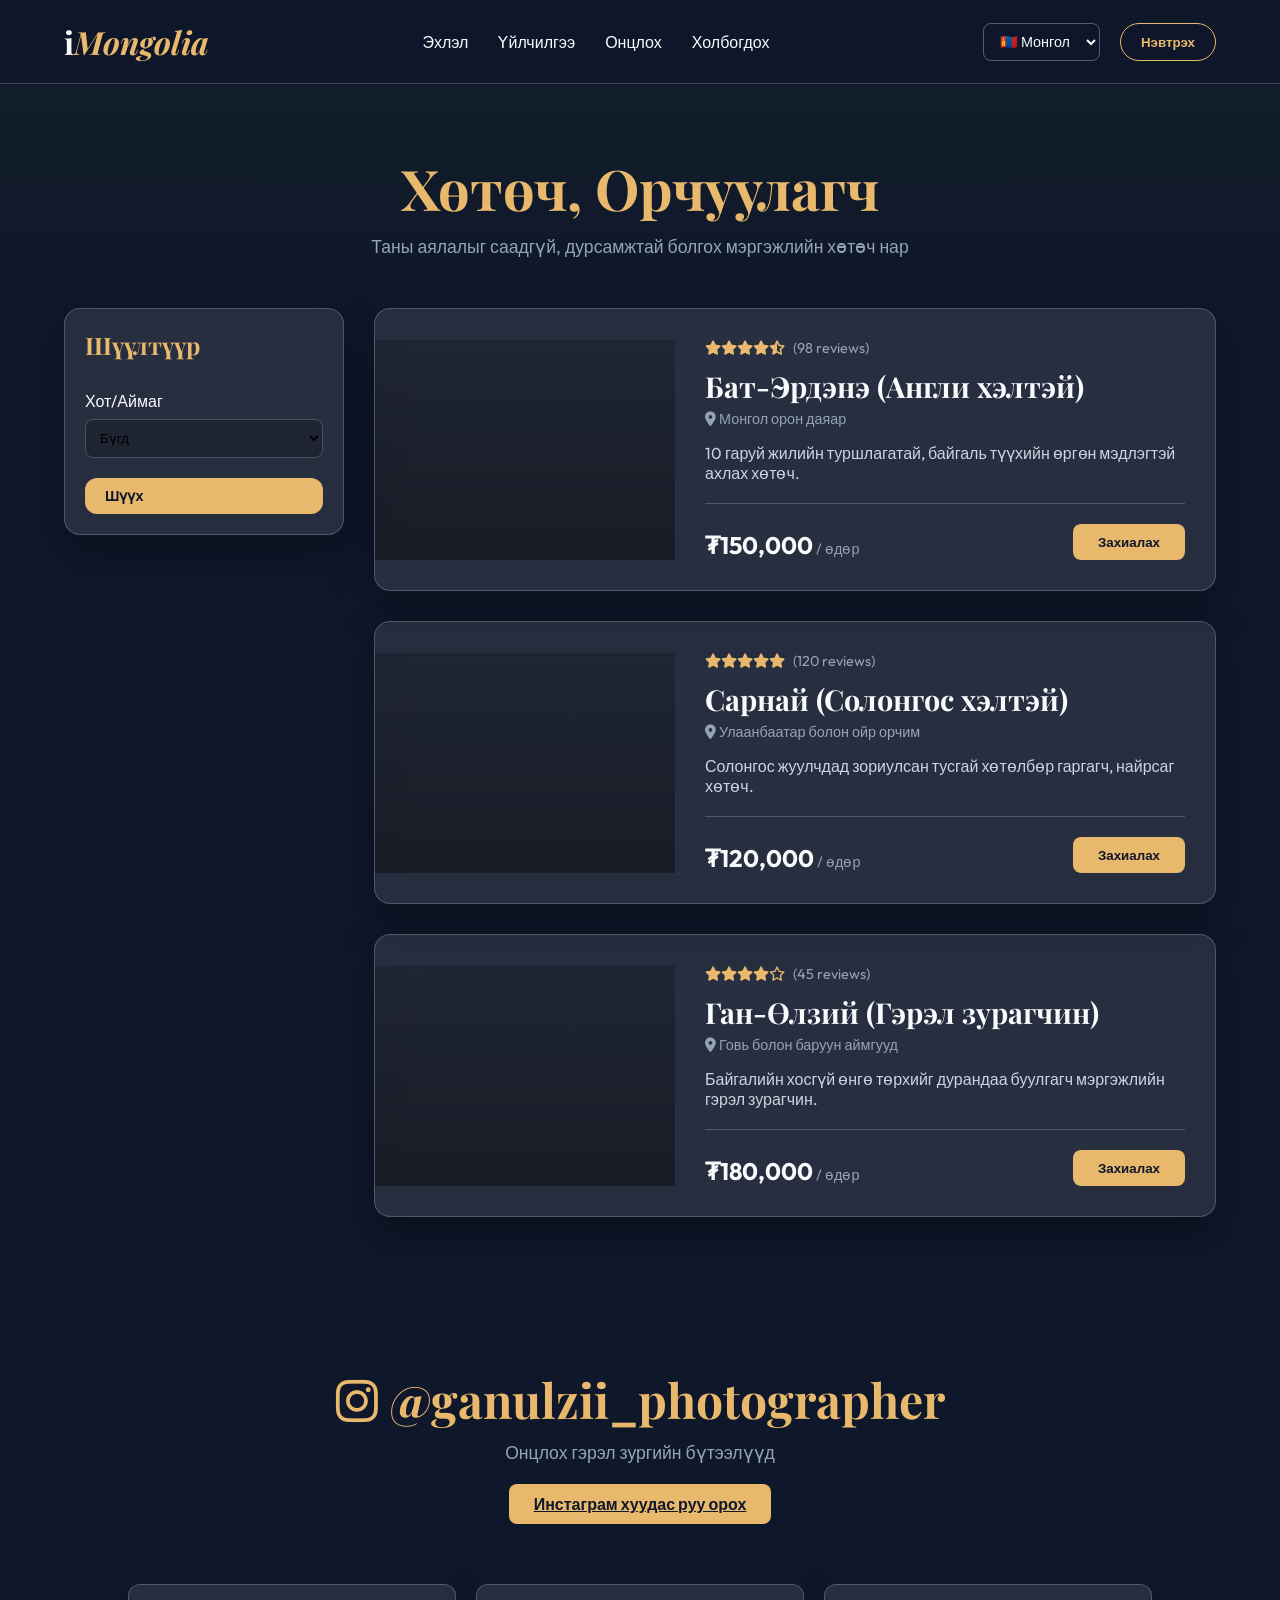
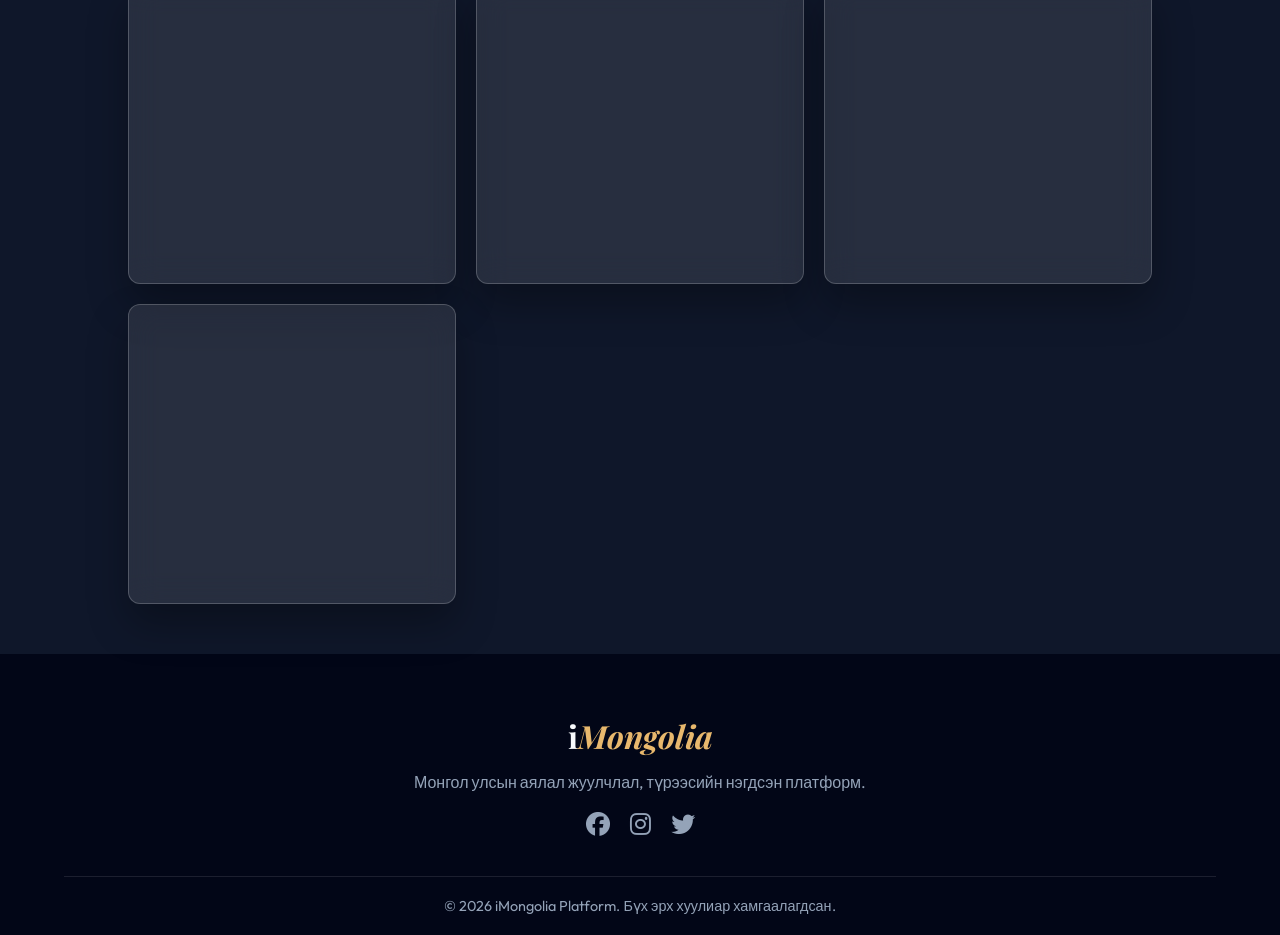
<file: guides.html>
<!DOCTYPE html>
<html lang="mn">
<head>
    <meta charset="UTF-8">
    <meta name="viewport" content="width=device-width, initial-scale=1.0">
    <title>Guides | iMongolia</title>
    <link rel="stylesheet" href="style.css">
    <link rel="preconnect" href="https://fonts.googleapis.com">
    <link rel="preconnect" href="https://fonts.gstatic.com" crossorigin>
    <link href="https://fonts.googleapis.com/css2?family=Outfit:wght@300;400;500;700&family=Playfair+Display:ital,wght@0,400;0,700;1,400&display=swap" rel="stylesheet">
    <link rel="stylesheet" href="https://cdnjs.cloudflare.com/ajax/libs/font-awesome/6.4.0/css/all.min.css">
</head>
<body class="inner-page">
    <!-- Navbar -->
    <nav class="navbar scrolled">
        <div class="logo" style="cursor:pointer;" onclick="window.location.href='index.html'">i<span>Mongolia</span></div>
        <ul class="nav-links">
            <li><a href="index.html" data-i18n="nav_home">Эхлэл</a></li>
            <li><a href="index.html#services" data-i18n="nav_services">Үйлчилгээ</a></li>
            <li><a href="index.html#destinations" data-i18n="nav_featured">Онцлох</a></li>
            <li><a href="index.html#contact" data-i18n="nav_contact">Холбогдох</a></li>
        </ul>
        <div class="nav-actions">
            <select id="lang-selector" class="lang-selector">
                <option value="mn">🇲🇳 Монгол</option>
                <option value="ko">🇰🇷 한국어</option>
                <option value="en">🇬🇧 English</option>
            </select>
            <button class="btn-outline" data-i18n="nav_signin">Нэвтрэх</button>
            <div class="burger">
                <i class="fa-solid fa-bars"></i>
            </div>
        </div>
    </nav>

    <!-- Page Header -->
    <header class="page-header">
        <h1 data-i18n="guide_page_title">Хөтөч, Орчуулагч</h1>
        <p data-i18n="guide_page_sub">Таны аялалыг саадгүй, дурсамжтай болгох мэргэжлийн хөтөч нар</p>
    </header>

    <!-- Listing Section -->
    <section class="listing-section">
        <div class="filters glass-panel">
            <h3 data-i18n="filter_title">Шүүлтүүр</h3>
            <div class="filter-group">
                <label data-i18n="filter_city">Хот/Аймаг</label>
                <select>
                    <option data-i18n="filter_all">Бүгд</option>
                    <option data-i18n="city_ub">Улаанбаатар</option>
                </select>
            </div>
            <button class="btn-search" style="padding: 10px 20px; font-size: 0.9rem;" data-i18n="filter_btn">Шүүх</button>
        </div>

        <div class="listings">
            <!-- Listing 1 -->
            <div class="listing-card glass-panel">
                <div class="listing-img" style="background-image: linear-gradient(rgba(0,0,0,0.2), rgba(0,0,0,0.4)), url('https://images.unsplash.com/photo-1549887552-cb1071d3e5ca?ixlib=rb-4.0.3&auto=format&fit=crop&w=800&q=80');"></div>
                <div class="listing-info">
                    <div class="rating">
                        <i class="fa-solid fa-star"></i><i class="fa-solid fa-star"></i><i class="fa-solid fa-star"></i><i class="fa-solid fa-star"></i><i class="fa-solid fa-star-half-stroke"></i>
                        <span>(98 reviews)</span>
                    </div>
                    <h3 data-i18n="guide_1_name">Бат-Эрдэнэ (Англи хэлтэй)</h3>
                    <p class="location"><i class="fa-solid fa-location-dot"></i> <span data-i18n="guide_1_loc">Монгол орон даяар</span></p>
                    <p class="desc" data-i18n="guide_1_desc">10 гаруй жилийн туршлагатай, байгаль түүхийн өргөн мэдлэгтэй ахлах хөтөч.</p>
                    <div class="price-action">
                        <div class="price"><span class="amount" data-price="150000">₮150,000</span> <span class="per-night" data-i18n="per_day">/ өдөр</span></div>
                        <button class="btn-primary" data-i18n="book_now">Захиалах</button>
                    </div>
                </div>
            </div>

            <!-- Listing 2 -->
            <div class="listing-card glass-panel">
                <div class="listing-img" style="background-image: linear-gradient(rgba(0,0,0,0.2), rgba(0,0,0,0.4)), url('https://images.unsplash.com/photo-1517841905240-472988babdf9?ixlib=rb-4.0.3&auto=format&fit=crop&w=800&q=80');"></div>
                <div class="listing-info">
                    <div class="rating">
                        <i class="fa-solid fa-star"></i><i class="fa-solid fa-star"></i><i class="fa-solid fa-star"></i><i class="fa-solid fa-star"></i><i class="fa-solid fa-star"></i>
                        <span>(120 reviews)</span>
                    </div>
                    <h3 data-i18n="guide_2_name">Сарнай (Солонгос хэлтэй)</h3>
                    <p class="location"><i class="fa-solid fa-location-dot"></i> <span data-i18n="guide_2_loc">Улаанбаатар болон ойр орчим</span></p>
                    <p class="desc" data-i18n="guide_2_desc">Солонгос жуулчдад зориулсан тусгай хөтөлбөр гаргагч, найрсаг хөтөч.</p>
                    <div class="price-action">
                        <div class="price"><span class="amount" data-price="120000">₮120,000</span> <span class="per-night" data-i18n="per_day">/ өдөр</span></div>
                        <button class="btn-primary" data-i18n="book_now">Захиалах</button>
                    </div>
                </div>
            </div>
            
            <!-- Listing 3 -->
            <div class="listing-card glass-panel">
                <div class="listing-img" style="background-image: linear-gradient(rgba(0,0,0,0.2), rgba(0,0,0,0.4)), url('https://images.unsplash.com/photo-1541339907198-e08756dedf3f?ixlib=rb-4.0.3&auto=format&fit=crop&w=800&q=80');"></div>
                <div class="listing-info">
                    <div class="rating">
                        <i class="fa-solid fa-star"></i><i class="fa-solid fa-star"></i><i class="fa-solid fa-star"></i><i class="fa-solid fa-star"></i><i class="fa-regular fa-star"></i>
                        <span>(45 reviews)</span>
                    </div>
                    <h3 data-i18n="guide_3_name">Ганболд (Мэргэжлийн гэрэл зурагчин, хөтөч)</h3>
                    <p class="location"><i class="fa-solid fa-location-dot"></i> <span data-i18n="guide_3_loc">Говь болон баруун аймгууд</span></p>
                    <p class="desc" data-i18n="guide_3_desc">Байгалийн гэрэл зураг авах дуртай аялагчдад зориулсан тусгай хөтөч.</p>
                    <div class="price-action">
                        <div class="price"><span class="amount" data-price="180000">₮180,000</span> <span class="per-night" data-i18n="per_day">/ өдөр</span></div>
                        <button class="btn-primary" data-i18n="book_now">Захиалах</button>
                    </div>
                </div>
            </div>

        </div>
    </section>

    <!-- Ganulzii Photographer Portfolio -->
    <section class="portfolio-section" style="padding: 50px 10%; background: var(--bg-dark); text-align: center;">
        <div class="section-header">
            <h2 style="font-family: 'Playfair Display', serif; color: var(--secondary);"><i class="fa-brands fa-instagram"></i> @ganulzii_photographer</h2>
            <p style="color: var(--text-muted); font-size: 1.1rem; margin-top:10px;">Онцлох гэрэл зургийн бүтээлүүд</p>
            <a href="https://www.instagram.com/ganulzii_photographer?igsh=NGZ6cXVlYmIzYnR4" target="_blank" class="btn-primary" style="margin-top: 20px; display: inline-block;">Инстаграм хуудас руу орох</a>
        </div>
        <div class="photo-grid" style="display: grid; grid-template-columns: repeat(auto-fit, minmax(250px, 1fr)); gap: 20px; margin-top: 40px;">
            <div class="grid-img glass-panel" style="height: 300px; padding: 0; background-image: url('https://images.unsplash.com/photo-1542718610-a1d656d1884c?ixlib=rb-4.0.3&auto=format&fit=crop&w=800&q=80'); background-size: cover; background-position: center; border-radius: 12px; transition: transform 0.3s; cursor: pointer;" onmouseover="this.style.transform='scale(1.05)'" onmouseout="this.style.transform='scale(1)'"></div>
            <div class="grid-img glass-panel" style="height: 300px; padding: 0; background-image: url('https://images.unsplash.com/photo-1504150558240-1bdf2a0809b7?ixlib=rb-4.0.3&auto=format&fit=crop&w=800&q=80'); background-size: cover; background-position: center; border-radius: 12px; transition: transform 0.3s; cursor: pointer;" onmouseover="this.style.transform='scale(1.05)'" onmouseout="this.style.transform='scale(1)'"></div>
            <div class="grid-img glass-panel" style="height: 300px; padding: 0; background-image: url('https://images.unsplash.com/photo-1510798831971-661eb04b3739?ixlib=rb-4.0.3&auto=format&fit=crop&w=800&q=80'); background-size: cover; background-position: center; border-radius: 12px; transition: transform 0.3s; cursor: pointer;" onmouseover="this.style.transform='scale(1.05)'" onmouseout="this.style.transform='scale(1)'"></div>
            <div class="grid-img glass-panel" style="height: 300px; padding: 0; background-image: url('https://images.unsplash.com/photo-1596394516093-501ba68a0ba6?ixlib=rb-4.0.3&auto=format&fit=crop&w=800&q=80'); background-size: cover; background-position: center; border-radius: 12px; transition: transform 0.3s; cursor: pointer;" onmouseover="this.style.transform='scale(1.05)'" onmouseout="this.style.transform='scale(1)'"></div>
        </div>
    </section>

    <!-- Footer -->
    <footer id="contact">
        <div class="footer-content">
            <div class="logo">i<span>Mongolia</span></div>
            <p data-i18n="footer_desc">Монгол улсын аялал жуулчлал, түрээсийн нэгдсэн платформ.</p>
            <div class="socials">
                <i class="fa-brands fa-facebook"></i>
                <i class="fa-brands fa-instagram"></i>
                <i class="fa-brands fa-twitter"></i>
            </div>
        </div>
        <div class="copyright">
            <p data-i18n="footer_copy">&copy; 2026 iMongolia Platform. All Rights Reserved.</p>
        </div>
    </footer>

    <!-- Booking Modal -->
    <div class="booking-modal" id="bookingModal">
        <div class="modal-content glass-panel">
            <span class="close-modal"><i class="fa-solid fa-xmark"></i></span>
            <h2>Захиалга өгөх</h2>
            <form id="bookingForm">
                <div class="form-group">
                    <label>Овог нэр</label>
                    <input type="text" required placeholder="Таны нэр">
                </div>
                <div class="form-group">
                    <label>Утасны дугаар</label>
                    <input type="tel" required placeholder="9911XXXX">
                </div>
                <div class="form-row">
                    <div class="form-group">
                        <label>Орох өдөр</label>
                        <input type="date" required>
                    </div>
                    <div class="form-group">
                        <label>Гарах өдөр</label>
                        <input type="date" required>
                    </div>
                </div>
                <div class="form-group">
                    <label>Зочдын тоо</label>
                    <input type="number" min="1" value="1" required>
                </div>
                <button type="submit" class="btn-primary" style="width:100%; margin-top:10px;">Баталгаажуулах</button>
            </form>
        </div>
    </div>

    <!-- Login Modal -->
    <div class="booking-modal" id="loginModal">
        <div class="modal-content glass-panel">
            <span class="close-modal close-login"><i class="fa-solid fa-xmark"></i></span>
            <h2>Нэвтрэх</h2>
            <form id="loginForm">
                <div class="form-group">
                    <label>Цахим шуудан (Имэйл)</label>
                    <input type="email" required placeholder="example@mail.com">
                </div>
                <div class="form-group">
                    <label>Нууц үг</label>
                    <input type="password" required placeholder="••••••••">
                </div>
                <button type="submit" class="btn-primary" style="width:100%; margin-top:10px;">Нэвтрэх</button>
            </form>
        </div>
    </div>

    <script src="script.js"></script>
</body>
</html>
</file>
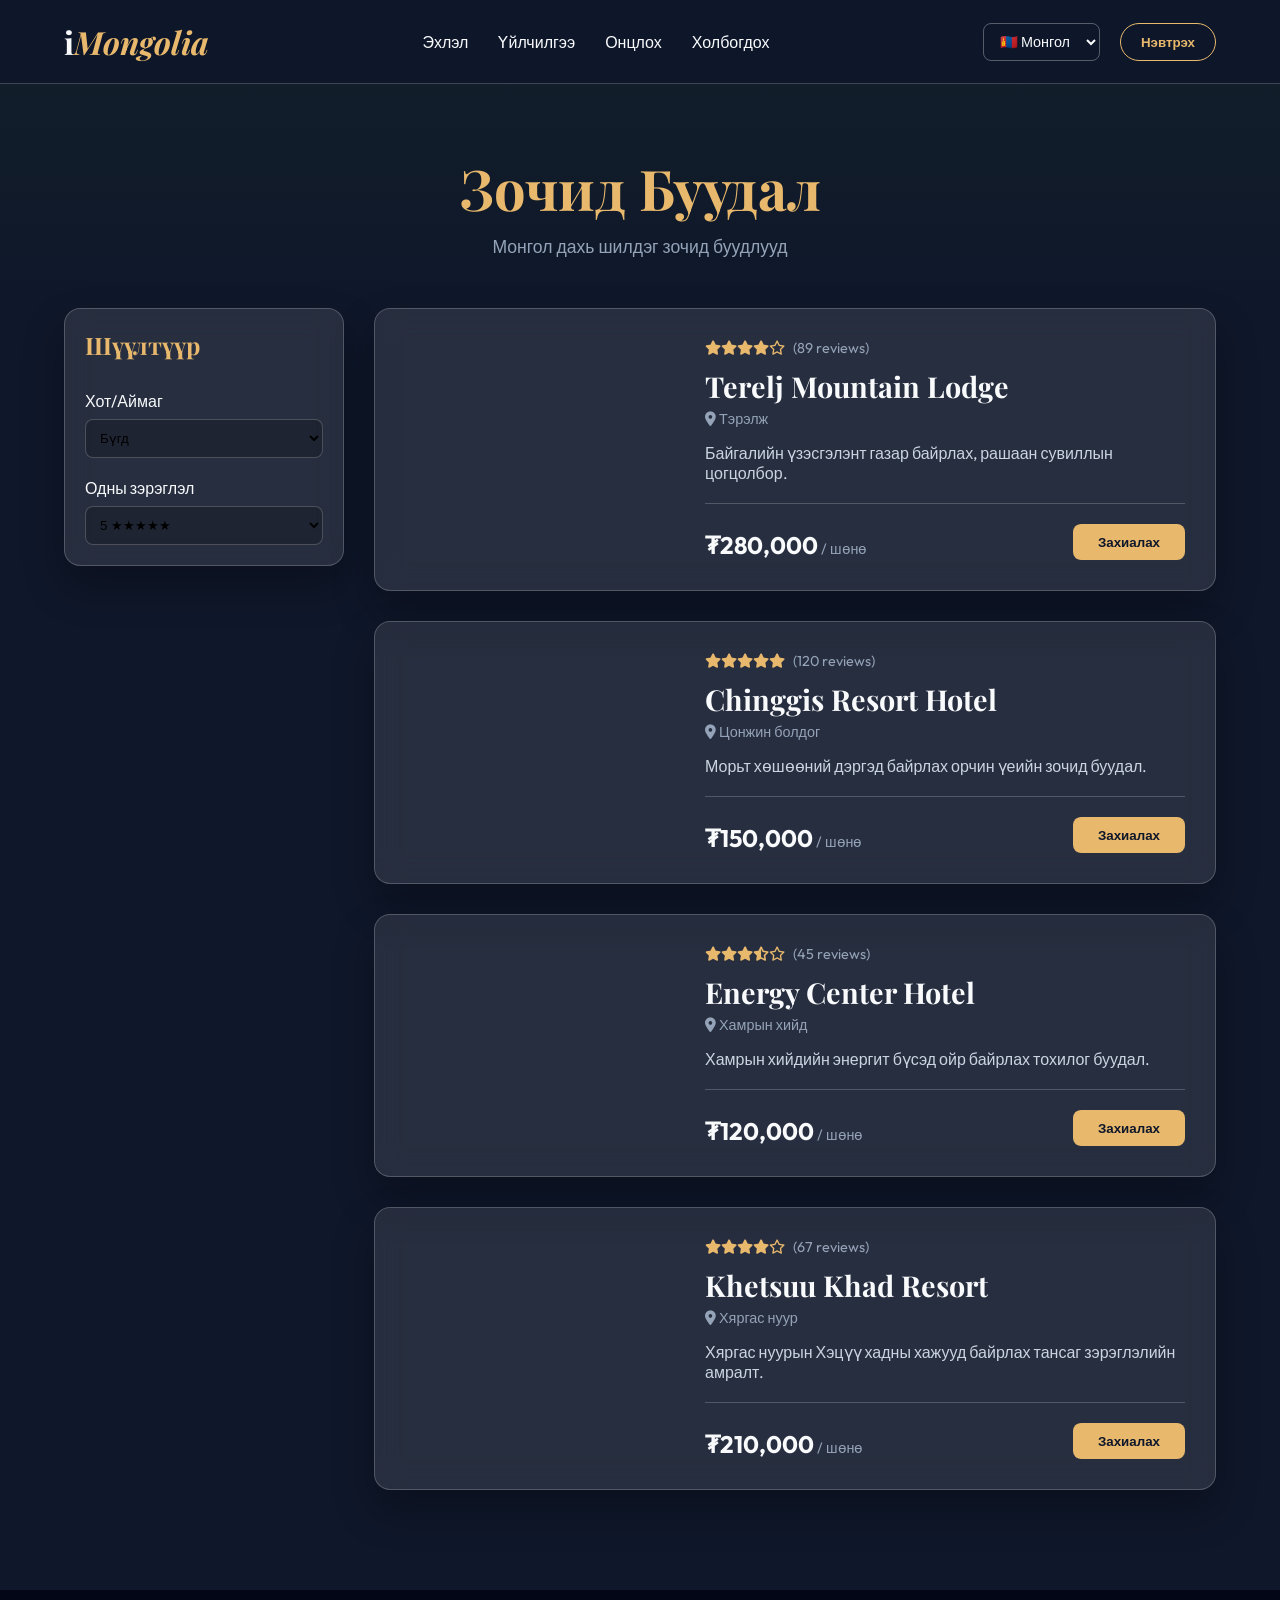
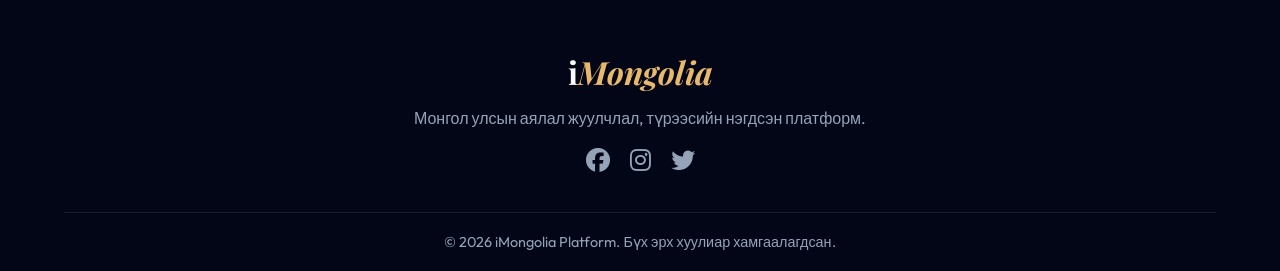
<file: hotels.html>
<!DOCTYPE html>
<html lang="mn">
<head>
    <meta charset="UTF-8">
    <meta name="viewport" content="width=device-width, initial-scale=1.0">
    <title>Hotels | iMongolia</title>
    <link rel="stylesheet" href="style.css">
    <link rel="preconnect" href="https://fonts.googleapis.com">
    <link rel="preconnect" href="https://fonts.gstatic.com" crossorigin>
    <link href="https://fonts.googleapis.com/css2?family=Outfit:wght@300;400;500;700&family=Playfair+Display:ital,wght@0,400;0,700;1,400&display=swap" rel="stylesheet">
    <link rel="stylesheet" href="https://cdnjs.cloudflare.com/ajax/libs/font-awesome/6.4.0/css/all.min.css">
</head>
<body class="inner-page">
    <!-- Navbar -->
    <nav class="navbar scrolled">
        <div class="logo" style="cursor:pointer;" onclick="window.location.href='index.html'">i<span>Mongolia</span></div>
        <ul class="nav-links">
            <li><a href="index.html" data-i18n="nav_home">Эхлэл</a></li>
            <li><a href="index.html#services" data-i18n="nav_services">Үйлчилгээ</a></li>
            <li><a href="index.html#destinations" data-i18n="nav_featured">Онцлох</a></li>
            <li><a href="index.html#contact" data-i18n="nav_contact">Холбогдох</a></li>
        </ul>
        <div class="nav-actions">
            <select id="lang-selector" class="lang-selector">
                <option value="mn">🇲🇳 Монгол</option>
                <option value="ko">🇰🇷 한국어</option>
                <option value="en">🇬🇧 English</option>
            </select>
            <button class="btn-outline" data-i18n="nav_signin">Нэвтрэх</button>
            <div class="burger">
                <i class="fa-solid fa-bars"></i>
            </div>
        </div>
    </nav>

    <!-- Page Header -->
    <header class="page-header">
        <h1 data-i18n="hotel_page_title">Зочид Буудал</h1>
        <p data-i18n="hotel_page_sub">Монгол дахь шилдэг зочид буудлууд</p>
    </header>

    <!-- Listing Section -->
    <section class="listing-section" data-category="hotels">
        <div class="filters glass-panel">
            <h3 data-i18n="filter_title">Шүүлтүүр</h3>
            <div class="filter-group">
                <label data-i18n="filter_city">Хот/Аймаг</label>
                <select id="location-filter">
                    <option value="all" data-i18n="filter_all">Бүгд</option>
                    <option value="terelj" data-i18n="loc_terelj">Тэрэлж</option>
                    <option value="tsonjin" data-i18n="loc_tsonjin">Цонжин болдог</option>
                    <option value="khamar" data-i18n="loc_khamar">Хамрын хийд</option>
                    <option value="khyargas" data-i18n="loc_khyargas">Хяргас нуур</option>
                </select>
            </div>
            <div class="filter-group">
                <label data-i18n="filter_rating">Одны зэрэглэл</label>
                <select>
                    <option>5 ★★★★★</option>
                    <option>4 ★★★★</option>
                    <option>3 ★★★</option>
                    <option data-i18n="filter_all">Бүгд</option>
                </select>
            </div>
        </div>

        <div class="listings" id="dynamic-listings">
            <!-- Rendered by JS -->
        </div>
    </section>

    <!-- Footer -->
    <footer id="contact">
        <div class="footer-content">
            <div class="logo">i<span>Mongolia</span></div>
            <p data-i18n="footer_desc">Монгол улсын аялал жуулчлал, түрээсийн нэгдсэн платформ.</p>
            <div class="socials">
                <i class="fa-brands fa-facebook"></i>
                <i class="fa-brands fa-instagram"></i>
                <i class="fa-brands fa-twitter"></i>
            </div>
        </div>
        <div class="copyright">
            <p data-i18n="footer_copy">&copy; 2026 iMongolia Platform. All Rights Reserved.</p>
        </div>
    </footer>

    <!-- Booking Modal -->
    <div class="booking-modal" id="bookingModal">
        <div class="modal-content glass-panel">
            <span class="close-modal"><i class="fa-solid fa-xmark"></i></span>
            <h2>Захиалга өгөх</h2>
            <form id="bookingForm">
                <div class="form-group">
                    <label>Овог нэр</label>
                    <input type="text" required placeholder="Таны нэр">
                </div>
                <div class="form-group">
                    <label>Утасны дугаар</label>
                    <input type="tel" required placeholder="9911XXXX">
                </div>
                <div class="form-row">
                    <div class="form-group">
                        <label>Орох өдөр</label>
                        <input type="date" required>
                    </div>
                    <div class="form-group">
                        <label>Гарах өдөр</label>
                        <input type="date" required>
                    </div>
                </div>
                <div class="form-group">
                    <label>Зочдын тоо</label>
                    <input type="number" min="1" value="1" required>
                </div>
                <button type="submit" class="btn-primary" style="width:100%; margin-top:10px;">Баталгаажуулах</button>
            </form>
        </div>
    </div>

    <!-- Login Modal -->
    <div class="booking-modal" id="loginModal">
        <div class="modal-content glass-panel">
            <span class="close-modal close-login"><i class="fa-solid fa-xmark"></i></span>
            <h2>Нэвтрэх</h2>
            <form id="loginForm">
                <div class="form-group">
                    <label>Цахим шуудан (Имэйл)</label>
                    <input type="email" required placeholder="example@mail.com">
                </div>
                <div class="form-group">
                    <label>Нууц үг</label>
                    <input type="password" required placeholder="••••••••">
                </div>
                <button type="submit" class="btn-primary" style="width:100%; margin-top:10px;">Нэвтрэх</button>
            </form>
        </div>
    </div>

    <script src="script.js"></script>
</body>
</html>
</file>
<file: style.css>
/* Base & Reset */
* {
    margin: 0;
    padding: 0;
    box-sizing: border-box;
}

:root {
    --primary: #1F4529; /* Forest Green */
    --secondary: #E8B86D; /* Gold */
    --bg-dark: #0f172a;
    --text-light: #f8fafc;
    --text-muted: #94a3b8;
    --glass-bg: rgba(255, 255, 255, 0.1);
    --glass-border: rgba(255, 255, 255, 0.2);
}

html {
    scroll-behavior: smooth;
    font-family: 'Outfit', sans-serif;
}

body {
    background-color: var(--bg-dark);
    color: var(--text-light);
    overflow-x: hidden;
}

/* Navbar */
.navbar {
    position: fixed;
    top: 0;
    width: 100%;
    display: flex;
    justify-content: space-between;
    align-items: center;
    padding: 20px 5%;
    z-index: 1000;
    transition: all 0.4s ease;
}

.navbar.scrolled {
    background: rgba(15, 23, 42, 0.95);
    backdrop-filter: blur(10px);
    border-bottom: 1px solid var(--glass-border);
    padding: 15px 5%;
}

.logo {
    font-family: 'Playfair Display', serif;
    font-size: 2rem;
    font-weight: 700;
    color: var(--text-light);
}

.logo span {
    color: var(--secondary);
    font-style: italic;
}

.nav-links {
    display: flex;
    list-style: none;
    gap: 30px;
}

.nav-links li a {
    text-decoration: none;
    color: var(--text-light);
    font-weight: 500;
    font-size: 1rem;
    display: flex;
    flex-direction: column;
    align-items: center;
    transition: color 0.3s;
}

.nav-links li a:hover {
    color: var(--secondary);
}

.en-sub {
    font-size: 0.7rem;
    color: var(--text-muted);
    margin-top: 2px;
}

.nav-actions {
    display: flex;
    align-items: center;
    gap: 20px;
}

.lang-selector {
    background: transparent;
    border: 1px solid rgba(255, 255, 255, 0.3);
    color: var(--text-light);
    padding: 8px 12px;
    border-radius: 8px;
    font-family: 'Outfit', sans-serif;
    font-size: 0.9rem;
    cursor: pointer;
    outline: none;
}

.lang-selector option {
    background: var(--bg-dark);
    color: var(--text-light);
}

.btn-outline {
    background: transparent;
    border: 1px solid var(--secondary);
    color: var(--secondary);
    padding: 10px 20px;
    border-radius: 50px;
    font-family: 'Outfit', sans-serif;
    font-weight: 600;
    cursor: pointer;
    transition: all 0.3s;
}

.btn-outline:hover {
    background: var(--secondary);
    color: var(--bg-dark);
}

.burger {
    display: none;
    font-size: 1.5rem;
    cursor: pointer;
}

/* Hero Section */
.hero {
    height: 100vh;
    background-image: url('file:///C:/Users/313ST000/.gemini/antigravity/brain/5ffccb01-1d8f-4a98-827c-e7742677f162/hero_mongolia_1779332185249.png');
    background-size: cover;
    background-position: center;
    position: relative;
    display: flex;
    align-items: center;
    justify-content: center;
    text-align: center;
}

.hero-overlay {
    position: absolute;
    top: 0; left: 0; right: 0; bottom: 0;
    background: linear-gradient(to bottom, rgba(15, 23, 42, 0.4), rgba(15, 23, 42, 0.8));
}

.hero-content {
    position: relative;
    z-index: 2;
    max-width: 1000px;
    padding: 0 20px;
    margin-top: 80px;
}

.hero-title {
    font-family: 'Playfair Display', serif;
    font-size: 5rem;
    line-height: 1.1;
    margin-bottom: 20px;
    text-shadow: 2px 2px 10px rgba(0,0,0,0.5);
}

.hero-title span {
    font-family: 'Outfit', sans-serif;
    font-size: 2.5rem;
    font-weight: 300;
    color: var(--secondary);
}

.hero-subtitle {
    font-size: 1.2rem;
    margin-bottom: 50px;
    color: #e2e8f0;
}

/* Search Widget */
.glass-panel {
    background: var(--glass-bg);
    backdrop-filter: blur(15px);
    -webkit-backdrop-filter: blur(15px);
    border: 1px solid var(--glass-border);
    border-radius: 16px;
    padding: 20px;
    display: flex;
    align-items: center;
    justify-content: space-between;
    box-shadow: 0 20px 40px rgba(0,0,0,0.3);
    flex-wrap: wrap;
    gap: 15px;
}

.search-group {
    display: flex;
    align-items: center;
    gap: 15px;
    padding: 10px 20px;
    border-right: 1px solid var(--glass-border);
    flex: 1;
    text-align: left;
}

.search-group:nth-child(3) {
    border-right: none;
}

.search-group i {
    font-size: 1.5rem;
    color: var(--secondary);
}

.search-input label {
    display: block;
    font-size: 0.8rem;
    color: var(--text-muted);
    margin-bottom: 5px;
}

.search-input input, .search-input select {
    background: transparent;
    border: none;
    color: var(--text-light);
    font-family: 'Outfit', sans-serif;
    font-size: 1rem;
    font-weight: 500;
    outline: none;
    width: 100%;
}

.search-input input::placeholder {
    color: #cbd5e1;
}

.search-input input[type="date"]::-webkit-calendar-picker-indicator {
    filter: invert(1);
    cursor: pointer;
}

.search-input select option {
    background: var(--bg-dark);
    color: var(--text-light);
}

.btn-search {
    background: var(--secondary);
    color: var(--bg-dark);
    border: none;
    padding: 15px 30px;
    border-radius: 12px;
    font-size: 1.1rem;
    font-weight: 700;
    cursor: pointer;
    transition: transform 0.2s, box-shadow 0.2s;
    display: flex;
    align-items: center;
    gap: 10px;
    height: 100%;
}

.btn-search:hover {
    transform: translateY(-2px);
    box-shadow: 0 10px 20px rgba(232, 184, 109, 0.3);
}

/* Categories Section */
.categories-section {
    padding: 100px 5%;
}

.section-header {
    text-align: center;
    margin-bottom: 60px;
}

.section-header h2 {
    font-family: 'Playfair Display', serif;
    font-size: 3rem;
    color: var(--secondary);
    margin-bottom: 10px;
}

.section-header p {
    color: var(--text-muted);
    font-size: 1.1rem;
}

.categories-grid {
    display: grid;
    grid-template-columns: repeat(auto-fit, minmax(280px, 1fr));
    gap: 30px;
}

.category-card {
    height: 350px;
    border-radius: 20px;
    background-size: cover;
    background-position: center;
    position: relative;
    overflow: hidden;
    cursor: pointer;
    transition: transform 0.4s;
}

.category-card:hover {
    transform: translateY(-10px);
}

.card-overlay {
    position: absolute;
    top: 0; left: 0; right: 0; bottom: 0;
    background: linear-gradient(to top, rgba(0,0,0,0.9) 0%, rgba(0,0,0,0.1) 100%);
    transition: background 0.4s;
}

.category-card:hover .card-overlay {
    background: linear-gradient(to top, rgba(0,0,0,0.95) 0%, rgba(31, 69, 41, 0.4) 100%);
}

.card-content {
    position: absolute;
    bottom: 30px;
    left: 30px;
    z-index: 2;
}

.card-content i {
    font-size: 2.5rem;
    color: var(--secondary);
    margin-bottom: 15px;
    transition: transform 0.4s;
}

.category-card:hover .card-content i {
    transform: scale(1.1);
}

.card-content h3 {
    font-size: 1.5rem;
    margin-bottom: 5px;
}

.card-content p {
    color: var(--text-muted);
    font-size: 0.9rem;
}

/* Features */
.features {
    display: flex;
    justify-content: space-around;
    padding: 80px 5%;
    background: #0b1120;
    flex-wrap: wrap;
    gap: 40px;
}

.feature-box {
    text-align: center;
    max-width: 300px;
}

.feature-box i {
    font-size: 3rem;
    color: var(--secondary);
    margin-bottom: 20px;
}

.feature-box h4 {
    font-size: 1.3rem;
    margin-bottom: 10px;
}

.feature-box p {
    color: var(--text-muted);
    line-height: 1.6;
}

/* Footer */
footer {
    background: #020617;
    padding: 60px 5% 20px;
    text-align: center;
}

.footer-content .logo {
    margin-bottom: 15px;
}

.footer-content p {
    color: var(--text-muted);
    margin-bottom: 20px;
}

.socials {
    display: flex;
    justify-content: center;
    gap: 20px;
    margin-bottom: 40px;
}

.socials i {
    font-size: 1.5rem;
    color: var(--text-muted);
    cursor: pointer;
    transition: color 0.3s;
}

.socials i:hover {
    color: var(--secondary);
}

.copyright {
    border-top: 1px solid rgba(255,255,255,0.1);
    padding-top: 20px;
    color: var(--text-muted);
    font-size: 0.9rem;
}

/* Responsive */
@media screen and (max-width: 1024px) {
    .search-group {
        border-right: none;
        border-bottom: 1px solid var(--glass-border);
    }
    
    .search-group:nth-last-child(2) {
        border-bottom: none;
    }
    
    .glass-panel {
        flex-direction: column;
        align-items: stretch;
    }
    
    .btn-search {
        justify-content: center;
        padding: 20px;
    }
    
    .hero-title {
        font-size: 3.5rem;
    }
    
    .hero-title span {
        font-size: 2rem;
    }
}

@media screen and (max-width: 768px) {
    .nav-links, .btn-outline {
        display: none;
    }
    
    .burger {
        display: block;
    }
    
    .hero-title {
        font-size: 2.8rem;
    }
}

/* --- Inner Pages (e.g. Hotels) --- */
.inner-page {
    background-color: var(--bg-dark);
}

.inner-page .navbar {
    background: rgba(15, 23, 42, 0.98);
    border-bottom: 1px solid var(--glass-border);
}

.page-header {
    padding: 150px 5% 50px;
    text-align: center;
    background: linear-gradient(to bottom, rgba(31, 69, 41, 0.2), transparent);
}

.page-header h1 {
    font-family: 'Playfair Display', serif;
    font-size: 3.5rem;
    color: var(--secondary);
    margin-bottom: 10px;
}

.page-header p {
    color: var(--text-muted);
    font-size: 1.1rem;
}

.listing-section {
    display: flex;
    padding: 0 5% 100px;
    gap: 30px;
}

.filters {
    width: 280px;
    height: fit-content;
    flex-shrink: 0;
    flex-direction: column;
    align-items: stretch;
    gap: 20px;
}

.filters h3 {
    margin-bottom: 10px;
    color: var(--secondary);
    font-family: 'Playfair Display', serif;
    font-size: 1.5rem;
}

.filter-group {
    display: flex;
    flex-direction: column;
    gap: 8px;
    border: none;
    padding: 0;
}

.filter-group select {
    background: rgba(0,0,0,0.2);
    padding: 10px;
    border-radius: 8px;
    border: 1px solid var(--glass-border);
}

.listings {
    flex: 1;
    display: flex;
    flex-direction: column;
    gap: 30px;
}

.listing-card {
    display: flex;
    padding: 0;
    overflow: hidden;
    gap: 0;
    transition: transform 0.3s;
}

.listing-card:hover {
    transform: translateY(-5px);
}

.listing-img {
    width: 300px;
    background-size: cover;
    background-position: center;
    min-height: 220px;
}

.listing-info {
    padding: 30px;
    flex: 1;
    display: flex;
    flex-direction: column;
}

.listing-info .rating {
    color: var(--secondary);
    font-size: 0.9rem;
    margin-bottom: 10px;
}

.listing-info .rating span {
    color: var(--text-muted);
    margin-left: 5px;
}

.listing-info h3 {
    font-family: 'Playfair Display', serif;
    font-size: 1.8rem;
    margin-bottom: 5px;
}

.listing-info .location {
    color: var(--text-muted);
    font-size: 0.9rem;
    margin-bottom: 15px;
}

.listing-info .desc {
    color: #cbd5e1;
    margin-bottom: 20px;
    flex: 1;
}

.price-action {
    display: flex;
    justify-content: space-between;
    align-items: flex-end;
    border-top: 1px solid var(--glass-border);
    padding-top: 20px;
}

.price .amount {
    font-size: 1.5rem;
    font-weight: 700;
    color: var(--text-light);
}

.price .per-night {
    color: var(--text-muted);
    font-size: 0.9rem;
}

.btn-primary {
    background: var(--secondary);
    color: var(--bg-dark);
    border: none;
    padding: 10px 25px;
    border-radius: 8px;
    font-family: 'Outfit', sans-serif;
    font-weight: 600;
    cursor: pointer;
    transition: all 0.3s;
}

.btn-primary:hover {
    background: #fcd34d;
    box-shadow: 0 5px 15px rgba(232, 184, 109, 0.4);
}

@media screen and (max-width: 900px) {
    .listing-section {
        flex-direction: column;
    }
    .filters {
        width: 100%;
    }
    .listing-card {
        flex-direction: column;
    }
    .listing-img {
        width: 100%;
        height: 200px;
    }
}

/* Booking Modal */
.booking-modal {
    display: none;
    position: fixed;
    z-index: 2000;
    left: 0;
    top: 0;
    width: 100%;
    height: 100%;
    background-color: rgba(15, 23, 42, 0.8);
    backdrop-filter: blur(8px);
    align-items: center;
    justify-content: center;
}

.booking-modal.show {
    display: flex;
    animation: fadeIn 0.3s ease;
}

@keyframes fadeIn {
    from { opacity: 0; }
    to { opacity: 1; }
}

.booking-modal .modal-content {
    background: var(--bg-dark);
    padding: 30px;
    width: 90%;
    max-width: 500px;
    position: relative;
    border-radius: 16px;
    border: 1px solid var(--glass-border);
}

.close-modal {
    position: absolute;
    top: 15px;
    right: 20px;
    font-size: 1.5rem;
    color: var(--text-muted);
    cursor: pointer;
    transition: color 0.3s;
}

.close-modal:hover {
    color: var(--secondary);
}

.booking-modal h2 {
    font-family: 'Playfair Display', serif;
    color: var(--secondary);
    margin-bottom: 20px;
}

.form-group {
    margin-bottom: 15px;
}

.form-group label {
    display: block;
    margin-bottom: 5px;
    color: var(--text-muted);
    font-size: 0.9rem;
}

.form-group input {
    width: 100%;
    padding: 12px;
    border-radius: 8px;
    border: 1px solid var(--glass-border);
    background: rgba(0,0,0,0.2);
    color: var(--text-light);
    font-family: 'Outfit', sans-serif;
    outline: none;
}

.form-group input:focus {
    border-color: var(--secondary);
}

.form-row {
    display: flex;
    gap: 15px;
}

.form-row .form-group {
    flex: 1;
}
</file>
